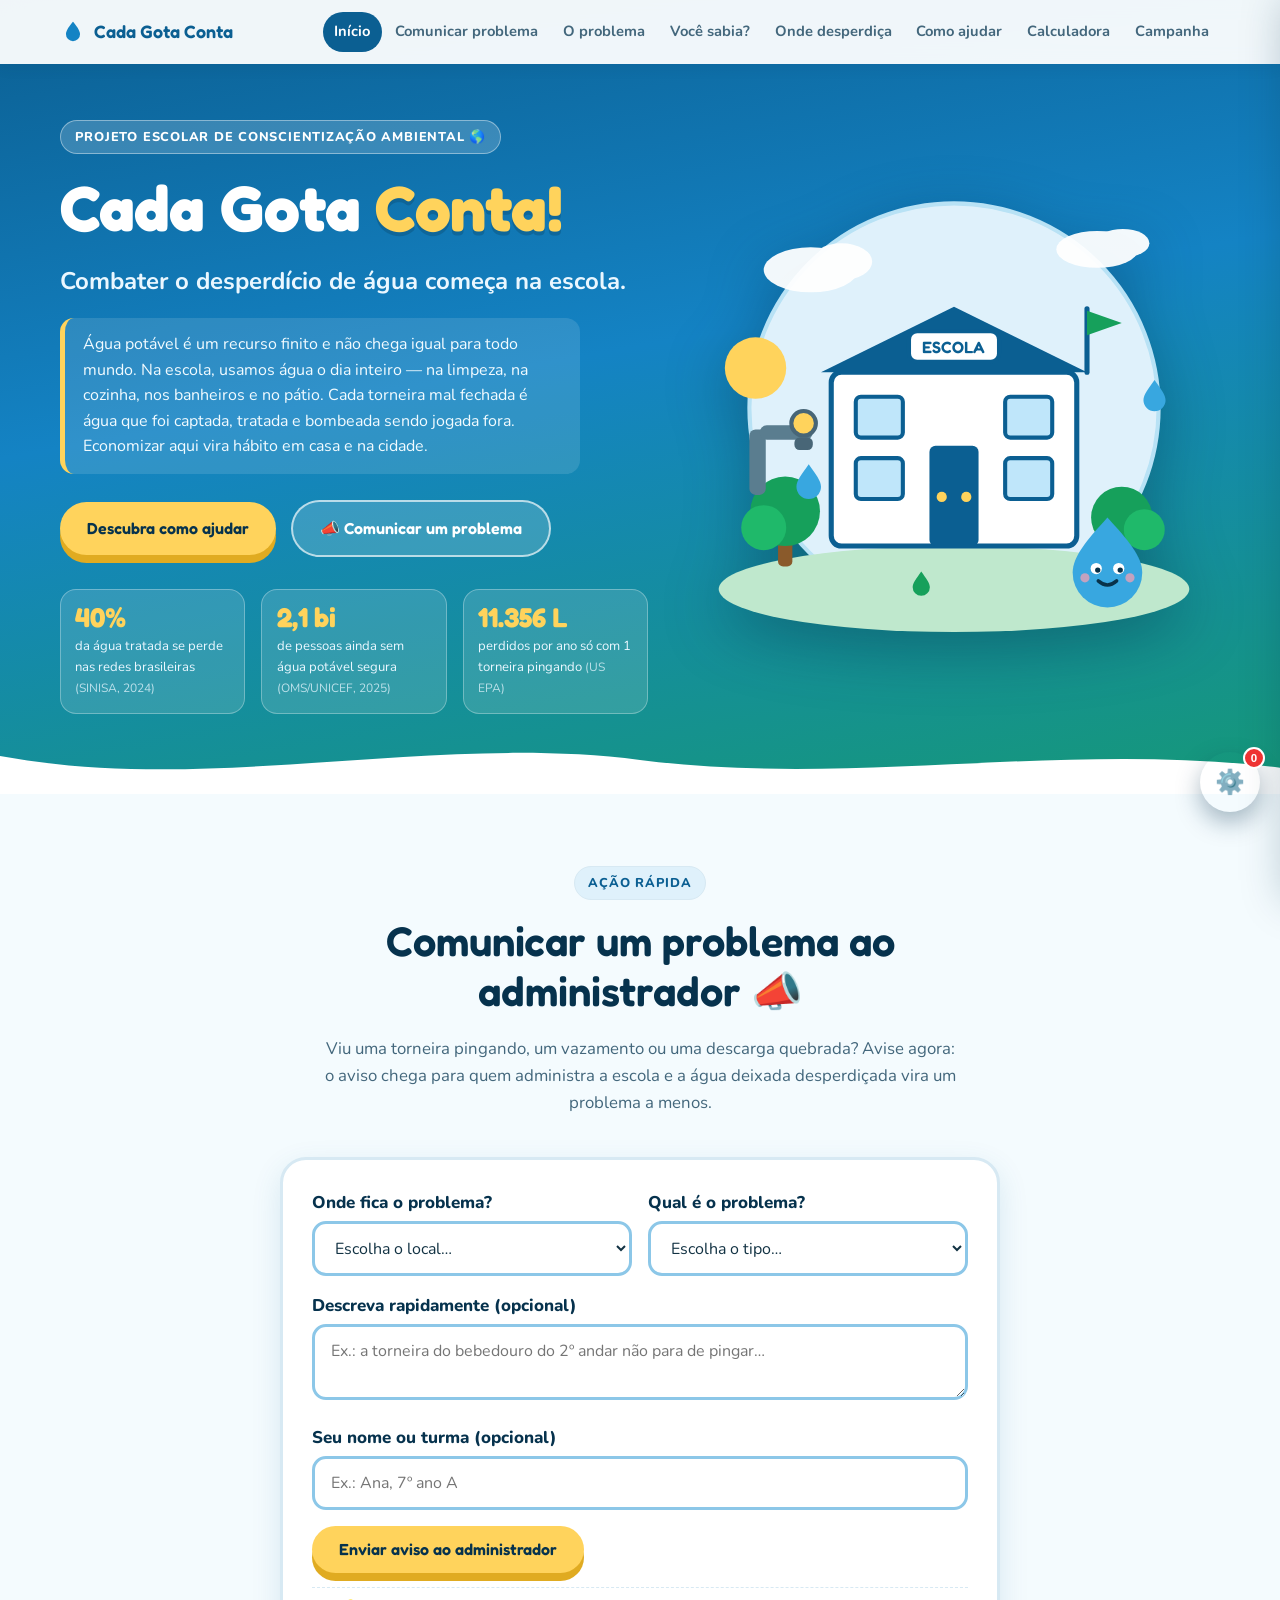
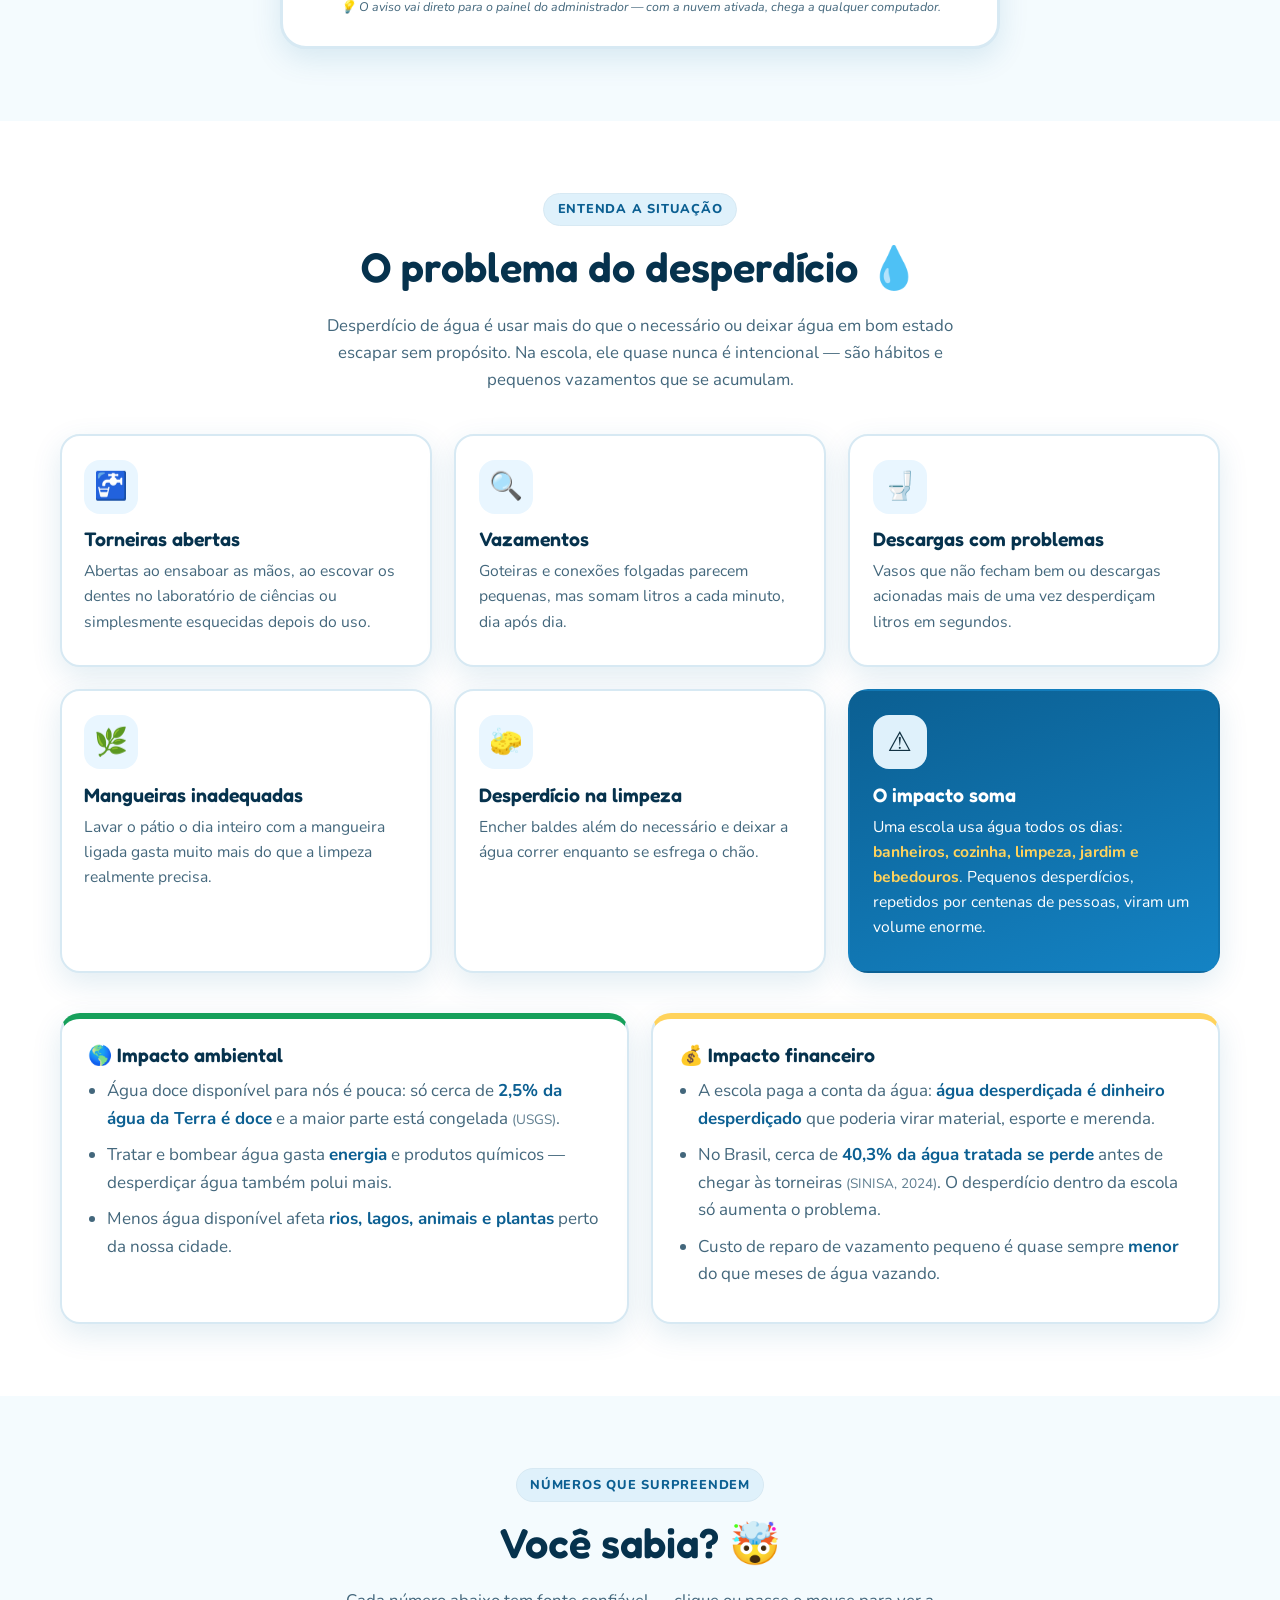
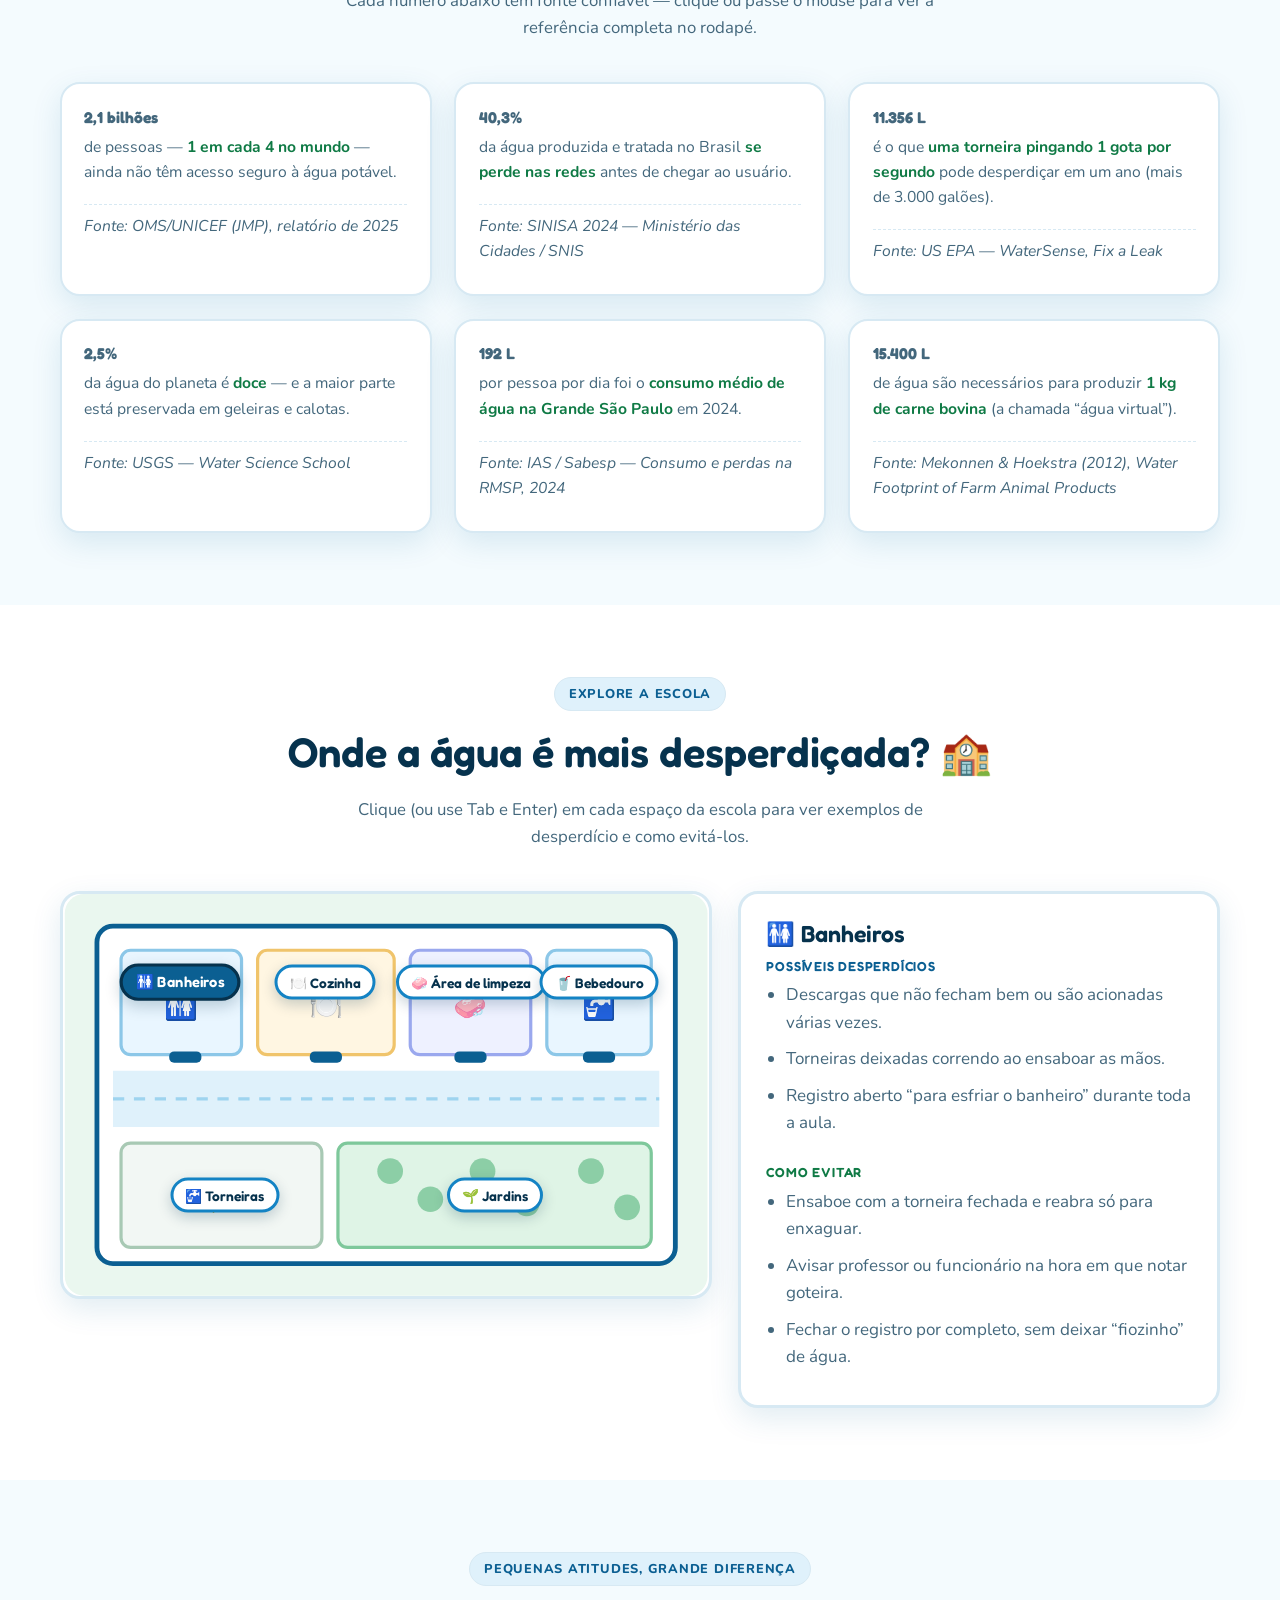
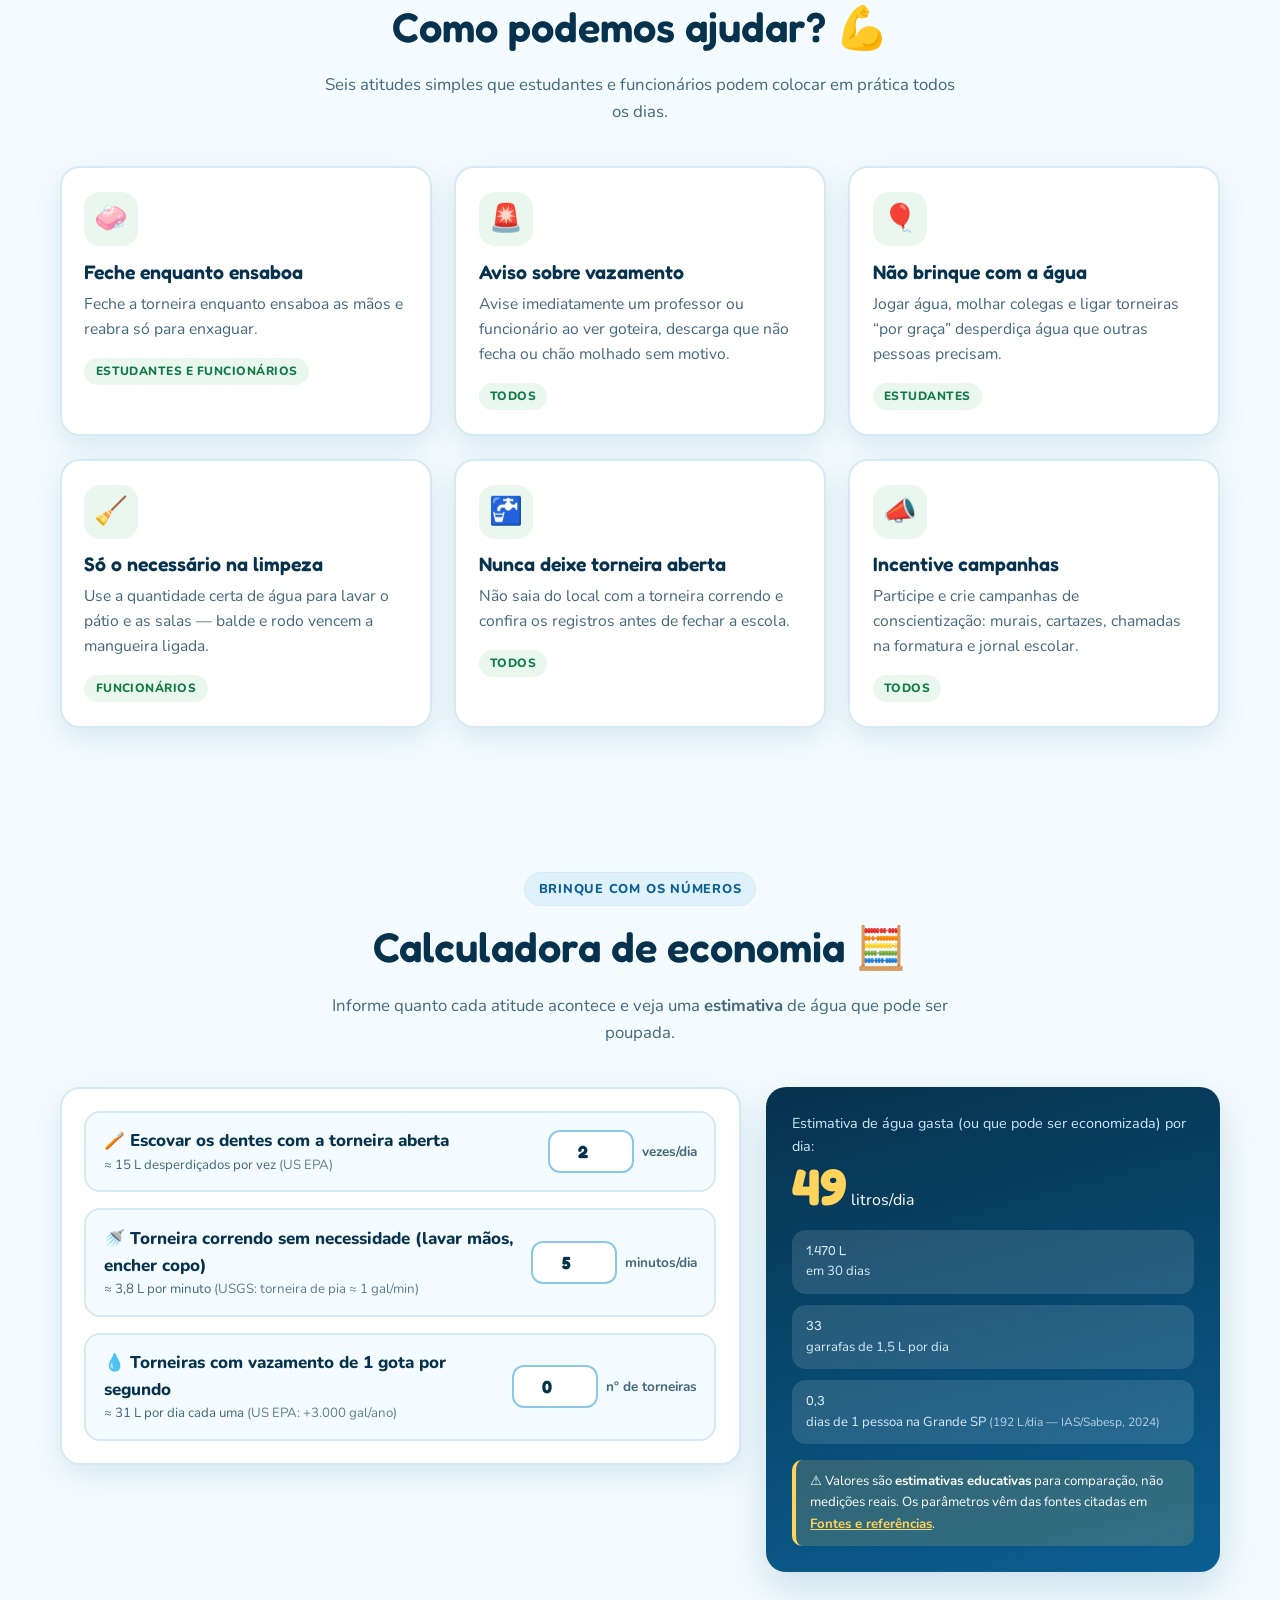
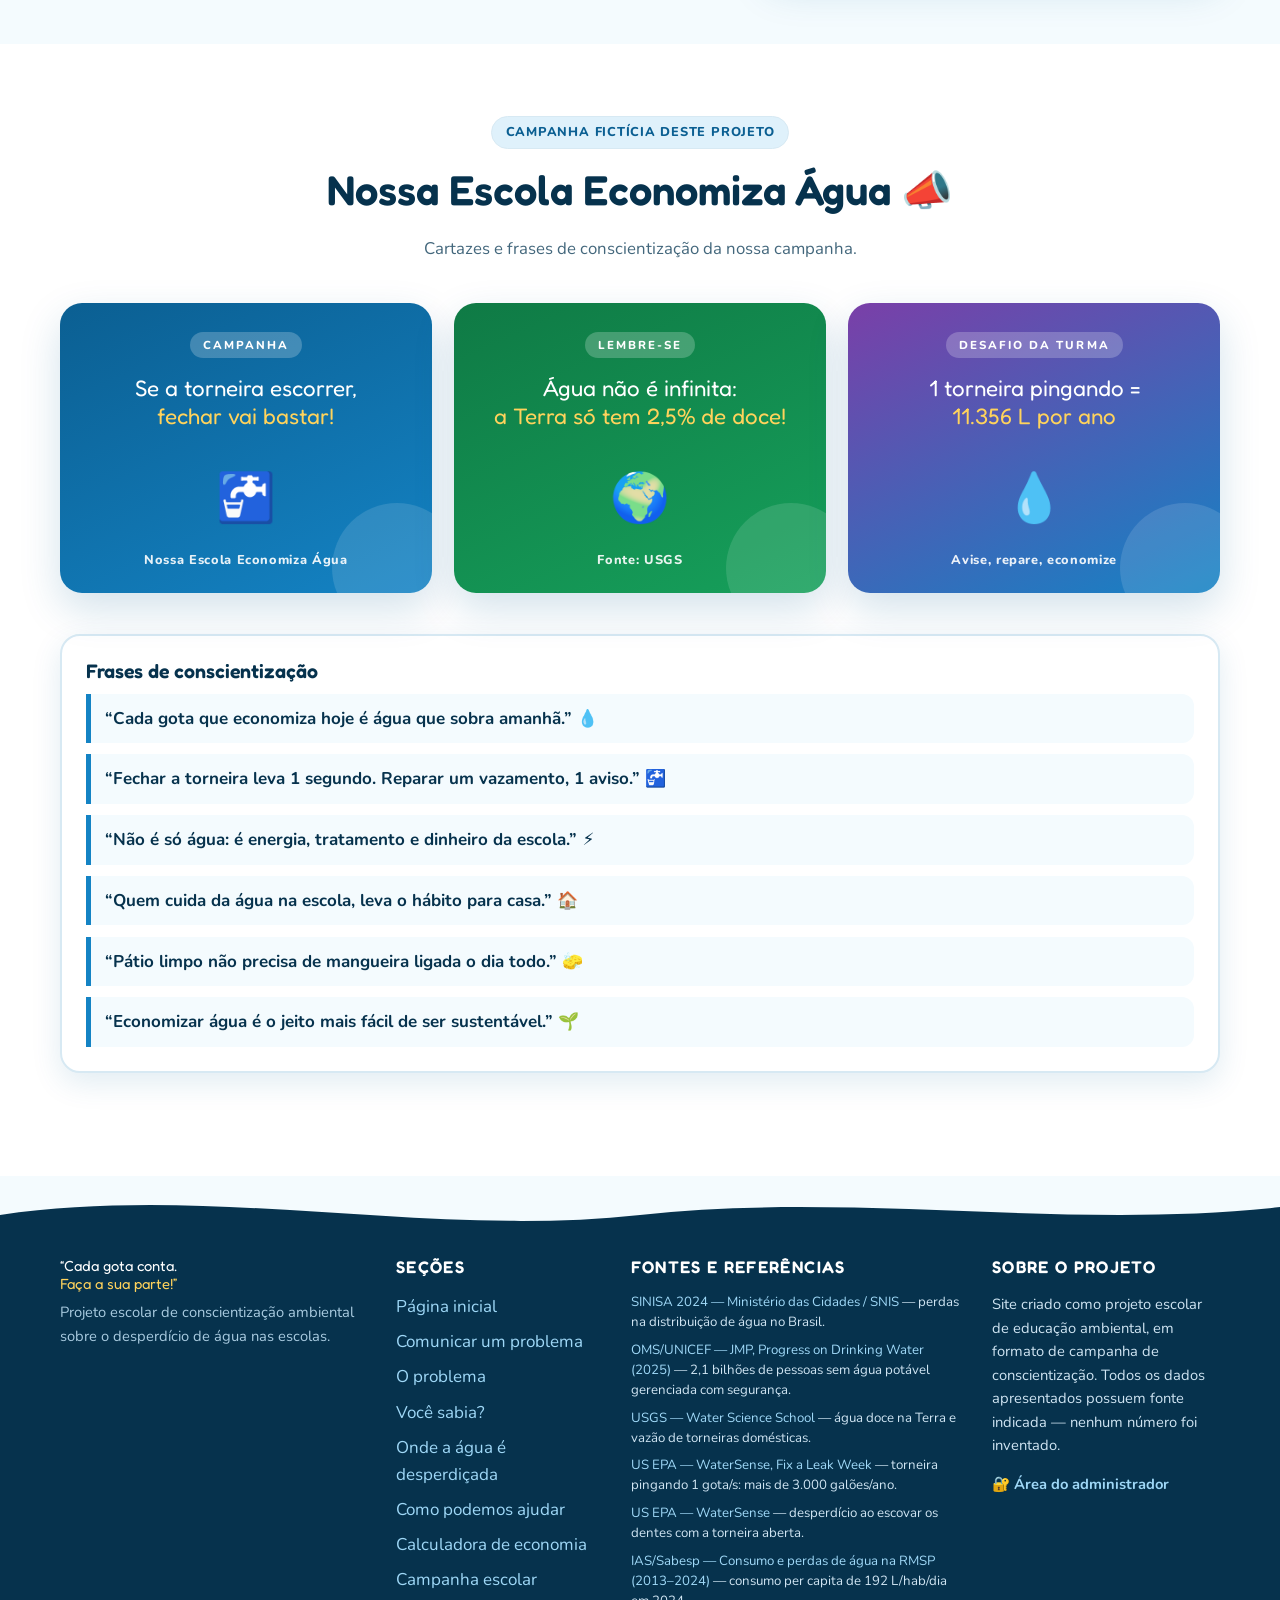
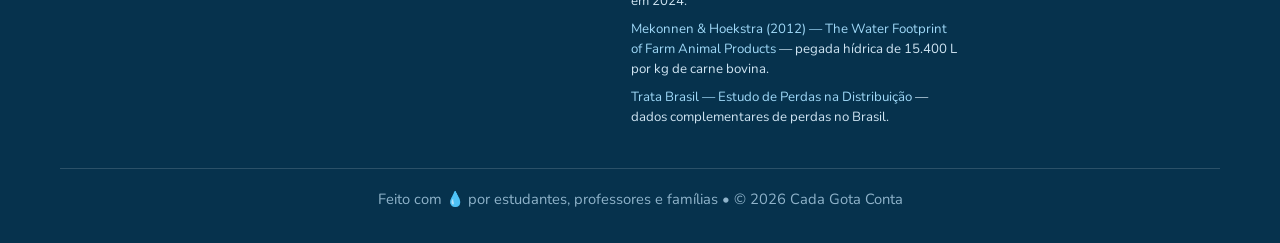
<file: index.html>
<!DOCTYPE html>
<html lang="pt-BR">
<head>
<meta charset="UTF-8">
<meta name="viewport" content="width=device-width, initial-scale=1.0">
<title>Cada Gota Conta! — Desperdício de água nas escolas</title>
<meta name="description" content="Site educativo sobre desperdício de água nas escolas: dados com fontes, como ajudar, comunicar problemas ao administrador e calculadora de economia.">
<link rel="preconnect" href="https://fonts.googleapis.com">
<link rel="preconnect" href="https://fonts.gstatic.com" crossorigin>
<link href="https://fonts.googleapis.com/css2?family=Fredoka:wght@400;500;600;700&family=Nunito:wght@400;600;700;800&display=swap" rel="stylesheet">
<link rel="stylesheet" href="styles.css">
<noscript><style>.reveal{opacity:1 !important;transform:none !important;}</style></noscript>
<link rel="icon" href="data:image/svg+xml,<svg xmlns='http://www.w3.org/2000/svg' viewBox='0 0 100 100'><text y='0.9em' font-size='90'>💧</text></svg>">
</head>
<body>

<a class="skip-link" href="#conteudo">Pular para o conteúdo principal</a>

<!-- ===================== MENU FIXO ===================== -->
<header class="menu-fixo">
  <nav class="nav container" aria-label="Navegação principal">
    <a class="marca" href="#inicio">
      <svg class="marca-icone" viewBox="0 0 24 24" aria-hidden="true" focusable="false">
        <path d="M12 2.5s6.5 7 6.5 11.4A6.5 6.5 0 0 1 12 20.5a6.5 6.5 0 0 1-6.5-6.6C5.5 9.5 12 2.5 12 2.5z" fill="currentColor"/>
      </svg>
      <span>Cada Gota Conta</span>
    </a>

    <button class="btn-menu" id="btn-menu" aria-expanded="false" aria-controls="lista-nav" aria-label="Abrir menu de navegação">
      <span class="linha-menu" aria-hidden="true"></span>
      <span class="linha-menu" aria-hidden="true"></span>
      <span class="linha-menu" aria-hidden="true"></span>
    </button>

    <ul class="lista-nav" id="lista-nav">
      <li><a href="#inicio">Início</a></li>
      <li><a href="#reportar">Comunicar problema</a></li>
      <li><a href="#problema">O problema</a></li>
      <li><a href="#sabia">Você sabia?</a></li>
      <li><a href="#mapa">Onde desperdiça</a></li>
      <li><a href="#ajudar">Como ajudar</a></li>
      <li><a href="#calculadora">Calculadora</a></li>
      <li><a href="#campanha">Campanha</a></li>
    </ul>
  </nav>
</header>

<main id="conteudo">

<!-- ===================== 1. PÁGINA INICIAL ===================== -->
<section class="hero" id="inicio">
  <div class="container hero-interno">
    <div class="hero-texto reveal">
      <p class="etiqueta">Projeto escolar de conscientização ambiental 🌎</p>
      <h1>Cada Gota <span class="destaque-agua">Conta!</span></h1>
      <p class="subtitulo">Combater o desperdício de água começa na escola.</p>
      <p class="hero-recado">
        Água potável é um recurso finito e não chega igual para todo mundo. Na escola, usamos água o dia
        inteiro — na limpeza, na cozinha, nos banheiros e no pátio. Cada torneira mal fechada é água que
        foi captada, tratada e bombeada sendo jogada fora. Economizar aqui vira hábito em casa e na cidade.
      </p>
      <div class="hero-acoes">
        <a class="botao botao-primario" href="#problema">Descubra como ajudar</a>
        <a class="botao botao-hero-claro" href="#reportar">📣 Comunicar um problema</a>
      </div>

      <ul class="hero-numeros" aria-label="Números que mostram a importância do tema">
        <li>
          <strong class="numero" data-contador="40" data-sufixo="%">40%</strong>
          <span>da água tratada se perde nas redes brasileiras <em>(SINISA, 2024)</em></span>
        </li>
        <li>
          <strong class="numero" data-contador="2.1" data-decimais="1" data-sufixo=" bi">2,1 bi</strong>
          <span>de pessoas ainda sem água potável segura <em>(OMS/UNICEF, 2025)</em></span>
        </li>
        <li>
          <strong class="numero" data-contador="11356" data-sufixo=" L">11.356 L</strong>
          <span>perdidos por ano só com 1 torneira pingando <em>(US EPA)</em></span>
        </li>
      </ul>
    </div>

    <div class="hero-arte reveal" role="img" aria-label="Ilustração de uma escola com árvores, um bebedouro e gotas d'água flutuando ao redor">
      <svg viewBox="0 0 520 440" class="svg-escola" aria-hidden="true" focusable="false">
        <!-- céu / fundo -->
        <circle cx="260" cy="215" r="200" fill="#dff1fb"/>
        <circle cx="260" cy="215" r="200" fill="none" stroke="#b8e2f5" stroke-width="4"/>
        <!-- nuvens -->
        <g fill="#ffffff" opacity=".95">
          <ellipse cx="120" cy="80" rx="46" ry="22"/>
          <ellipse cx="150" cy="72" rx="30" ry="18"/>
          <ellipse cx="400" cy="60" rx="40" ry="18"/>
          <ellipse cx="425" cy="54" rx="26" ry="14"/>
        </g>
        <!-- sol -->
        <circle cx="66" cy="176" r="30" fill="#ffd35c"/>
        <!-- gramado -->
        <ellipse cx="260" cy="392" rx="230" ry="42" fill="#bfe8cd"/>
        <!-- prédio da escola -->
        <g>
          <rect x="140" y="180" width="240" height="170" rx="10" fill="#ffffff" stroke="#0b5f92" stroke-width="5"/>
          <polygon points="130,180 260,116 390,180" fill="#0b5f92"/>
          <rect x="236" y="252" width="48" height="98" rx="6" fill="#0b5f92"/>
          <circle cx="248" cy="302" r="5" fill="#ffd35c"/>
          <circle cx="272" cy="302" r="5" fill="#ffd35c"/>
          <!-- janelas -->
          <g fill="#bfe6fa" stroke="#0b5f92" stroke-width="4">
            <rect x="164" y="204" width="46" height="40" rx="5"/>
            <rect x="310" y="204" width="46" height="40" rx="5"/>
            <rect x="164" y="264" width="46" height="40" rx="5"/>
            <rect x="310" y="264" width="46" height="40" rx="5"/>
          </g>
          <!-- placa da escola -->
          <rect x="216" y="140" width="88" height="30" rx="8" fill="#ffffff" stroke="#0b5f92" stroke-width="4"/>
          <text x="260" y="161" text-anchor="middle" font-family="Fredoka, sans-serif" font-size="16" font-weight="600" fill="#0b5f92">ESCOLA</text>
          <!-- mastro -->
          <line x1="390" y1="180" x2="390" y2="118" stroke="#0b5f92" stroke-width="5" stroke-linecap="round"/>
          <polygon points="390,120 424,132 390,144" fill="#16a05b"/>
        </g>
        <!-- árvores -->
        <g>
          <rect x="88" y="330" width="14" height="40" rx="5" fill="#8a5a2b"/>
          <circle cx="95" cy="316" r="34" fill="#16a05b"/>
          <circle cx="74" cy="332" r="22" fill="#1fb96a"/>
          <rect x="418" y="336" width="12" height="36" rx="5" fill="#8a5a2b"/>
          <circle cx="424" cy="322" r="30" fill="#16a05b"/>
          <circle cx="446" cy="334" r="20" fill="#1fb96a"/>
        </g>
        <!-- torneira -->
        <g transform="translate(60,236)">
          <rect x="0" y="0" width="16" height="64" rx="6" fill="#5a7d8f"/>
          <rect x="10" y="-4" width="52" height="14" rx="7" fill="#5a7d8f"/>
          <rect x="44" y="8" width="18" height="12" rx="5" fill="#486677"/>
          <circle cx="53" cy="-6" r="12" fill="#ffd35c" stroke="#486677" stroke-width="4"/>
        </g>
        <!-- gotas animadas -->
        <g class="gotas">
          <g class="gota gota-1" transform="translate(118,286)">
            <path d="M0,-16 C7,-6 12,0 12,6 A12,12 0 0 1 -12,6 C-12,0 -7,-6 0,-16 Z" fill="#38a7e0"/>
          </g>
          <g class="gota gota-2" transform="translate(150,320) scale(.7)">
            <path d="M0,-16 C7,-6 12,0 12,6 A12,12 0 0 1 -12,6 C-12,0 -7,-6 0,-16 Z" fill="#16a05b"/>
          </g>
          <g class="gota gota-3" transform="translate(430,180) scale(.9)">
            <path d="M0,-16 C7,-6 12,0 12,6 A12,12 0 0 1 -12,6 C-12,0 -7,-6 0,-16 Z" fill="#38a7e0"/>
          </g>
        </g>
        <!-- gota mascote -->
        <g transform="translate(410,368)">
          <path d="M0,-46 C20,-24 34,-8 34,8 A34,34 0 0 1 -34,8 C-34,-8 -20,-24 0,-46 Z" fill="#38a7e0"/>
          <circle cx="-11" cy="4" r="5.5" fill="#ffffff"/>
          <circle cx="11" cy="4" r="5.5" fill="#ffffff"/>
          <circle cx="-9.5" cy="5.5" r="2.6" fill="#08324a"/>
          <circle cx="12.5" cy="5.5" r="2.6" fill="#08324a"/>
          <path d="M-9,16 Q0,24 9,16" stroke="#08324a" stroke-width="3.4" fill="none" stroke-linecap="round"/>
          <circle cx="-22" cy="13" r="4.5" fill="#ff9fb0" opacity=".7"/>
          <circle cx="22" cy="13" r="4.5" fill="#ff9fb0" opacity=".7"/>
        </g>
      </svg>
    </div>
  </div>

  <div class="ondulacao" aria-hidden="true">
    <svg viewBox="0 0 1440 90" preserveAspectRatio="none"><path d="M0,40 C240,90 480,10 720,45 C960,80 1200,20 1440,55 L1440,90 L0,90 Z" fill="#ffffff"></path></svg>
  </div>
</section>

<!-- ===================== COMUNICAR UM PROBLEMA AO ADMIN ===================== -->
<section class="secao secao-fundo-suave" id="reportar">
  <div class="container container-estreito">
    <header class="cabecalho-secao reveal">
      <p class="etiqueta">Ação rápida</p>
      <h2>Comunicar um problema ao administrador 📣</h2>
      <p class="secao-lead">Viu uma torneira pingando, um vazamento ou uma descarga quebrada? Avise agora: o aviso chega para quem administra a escola e a água deixada desperdiçada vira um problema a menos.</p>
    </header>

    <div class="reportar-caixa reveal">
      <form id="reportar-form">
        <div class="reportar-grade">
          <div class="campo-form">
            <label for="reportar-local">Onde fica o problema?</label>
            <select id="reportar-local" required>
              <option value="">Escolha o local…</option>
              <option>Banheiros</option>
              <option>Bebedouro</option>
              <option>Cozinha</option>
              <option>Torneiras (pátio e corredores)</option>
              <option>Jardins</option>
              <option>Área de limpeza</option>
              <option>Outro local</option>
            </select>
          </div>
          <div class="campo-form">
            <label for="reportar-tipo">Qual é o problema?</label>
            <select id="reportar-tipo" required>
              <option value="">Escolha o tipo…</option>
              <option>Torneira pingando / com vazamento</option>
              <option>Torneira aberta ou quebrada</option>
              <option>Descarga / vaso com defeito</option>
              <option>Mangueira ou registro com vazamento</option>
              <option>Piso molhado sem motivo / água escorrendo</option>
              <option>Outro desperdício de água</option>
            </select>
          </div>
        </div>
        <div class="campo-form">
          <label for="reportar-desc">Descreva rapidamente (opcional)</label>
          <textarea id="reportar-desc" rows="2" maxlength="280" placeholder="Ex.: a torneira do bebedouro do 2º andar não para de pingar…"></textarea>
        </div>
        <div class="campo-form">
          <label for="reportar-nome">Seu nome ou turma (opcional)</label>
          <input type="text" id="reportar-nome" maxlength="60" placeholder="Ex.: Ana, 7º ano A">
        </div>
        <p class="admin-erro" id="reportar-erro" hidden>Escolha o local e o tipo do problema antes de enviar.</p>
        <button class="botao botao-primario" type="submit">Enviar aviso ao administrador</button>
      </form>
      <p class="reportar-ok" id="reportar-ok" hidden>✅ Aviso enviado! Obrigado por ajudar a economizar água. O problema já aparece no painel do administrador.</p>
      <p class="fonte-mini reportar-nota">💡 O aviso vai direto para o painel do administrador — com a nuvem ativada, chega a qualquer computador.</p>
    </div>
  </div>
</section>

<!-- ===================== 2. O PROBLEMA ===================== -->
<section class="secao" id="problema">
  <div class="container">
    <header class="cabecalho-secao reveal">
      <p class="etiqueta">Entenda a situação</p>
      <h2>O problema do desperdício 💧</h2>
      <p class="secao-lead">Desperdício de água é usar mais do que o necessário ou deixar água em bom estado escapar sem propósito. Na escola, ele quase nunca é intencional — são hábitos e pequenos vazamentos que se acumulam.</p>
    </header>

    <div class="grade grade-3 reveal">
      <article class="card card-exemplo">
        <span class="card-icone" aria-hidden="true">🚰</span>
        <h3>Torneiras abertas</h3>
        <p>Abertas ao ensaboar as mãos, ao escovar os dentes no laboratório de ciências ou simplesmente esquecidas depois do uso.</p>
      </article>
      <article class="card card-exemplo">
        <span class="card-icone" aria-hidden="true">🔍</span>
        <h3>Vazamentos</h3>
        <p>Goteiras e conexões folgadas parecem pequenas, mas somam litros a cada minuto, dia após dia.</p>
      </article>
      <article class="card card-exemplo">
        <span class="card-icone" aria-hidden="true">🚽</span>
        <h3>Descargas com problemas</h3>
        <p>Vasos que não fecham bem ou descargas acionadas mais de uma vez desperdiçam litros em segundos.</p>
      </article>
      <article class="card card-exemplo">
        <span class="card-icone" aria-hidden="true">🌿</span>
        <h3>Mangueiras inadequadas</h3>
        <p>Lavar o pátio o dia inteiro com a mangueira ligada gasta muito mais do que a limpeza realmente precisa.</p>
      </article>
      <article class="card card-exemplo">
        <span class="card-icone" aria-hidden="true">🧽</span>
        <h3>Desperdício na limpeza</h3>
        <p>Encher baldes além do necessário e deixar a água correr enquanto se esfrega o chão.</p>
      </article>
      <article class="card card-destaque">
        <span class="card-icone" aria-hidden="true">⚠️</span>
        <h3>O impacto soma</h3>
        <p>Uma escola usa água todos os dias: <strong>banheiros, cozinha, limpeza, jardim e bebedouros</strong>. Pequenos desperdícios, repetidos por centenas de pessoas, viram um volume enorme.</p>
      </article>
    </div>

    <div class="impactos reveal">
      <article class="impacto impacto-ambiental">
        <h3><span aria-hidden="true">🌎</span> Impacto ambiental</h3>
        <ul class="lista-marcada">
          <li>Água doce disponível para nós é pouca: só cerca de <strong>2,5% da água da Terra é doce</strong> e a maior parte está congelada <em>(USGS)</em>.</li>
          <li>Tratar e bombear água gasta <strong>energia</strong> e produtos químicos — desperdiçar água também polui mais.</li>
          <li>Menos água disponível afeta <strong>rios, lagos, animais e plantas</strong> perto da nossa cidade.</li>
        </ul>
      </article>
      <article class="impacto impacto-financeiro">
        <h3><span aria-hidden="true">💰</span> Impacto financeiro</h3>
        <ul class="lista-marcada">
          <li>A escola paga a conta da água: <strong>água desperdiçada é dinheiro desperdiçado</strong> que poderia virar material, esporte e merenda.</li>
          <li>No Brasil, cerca de <strong>40,3% da água tratada se perde</strong> antes de chegar às torneiras <em>(SINISA, 2024)</em>. O desperdício dentro da escola só aumenta o problema.</li>
          <li>Custo de reparo de vazamento pequeno é quase sempre <strong>menor</strong> do que meses de água vazando.</li>
        </ul>
      </article>
    </div>
  </div>
</section>

<!-- ===================== 3. VOCÊ SABIA? ===================== -->
<section class="secao secao-fundo-suave" id="sabia">
  <div class="container">
    <header class="cabecalho-secao reveal">
      <p class="etiqueta">Números que surpreendem</p>
      <h2>Você sabia? 🤯</h2>
      <p class="secao-lead">Cada número abaixo tem fonte confiável — clique ou passe o mouse para ver a referência completa no rodapé.</p>
    </header>

    <div class="grade grade-3 reveal">
      <article class="card card-dado">
        <p class="dado-grande">2,1 bilhões</p>
        <p class="dado-texto">de pessoas — <strong>1 em cada 4 no mundo</strong> — ainda não têm acesso seguro à água potável.</p>
        <p class="fonte-mini">Fonte: OMS/UNICEF (JMP), relatório de 2025</p>
      </article>
      <article class="card card-dado">
        <p class="dado-grande">40,3%</p>
        <p class="dado-texto">da água produzida e tratada no Brasil <strong>se perde nas redes</strong> antes de chegar ao usuário.</p>
        <p class="fonte-mini">Fonte: SINISA 2024 — Ministério das Cidades / SNIS</p>
      </article>
      <article class="card card-dado">
        <p class="dado-grande">11.356 L</p>
        <p class="dado-texto">é o que <strong>uma torneira pingando 1 gota por segundo</strong> pode desperdiçar em um ano (mais de 3.000 galões).</p>
        <p class="fonte-mini">Fonte: US EPA — WaterSense, Fix a Leak</p>
      </article>
      <article class="card card-dado">
        <p class="dado-grande">2,5%</p>
        <p class="dado-texto">da água do planeta é <strong>doce</strong> — e a maior parte está preservada em geleiras e calotas.</p>
        <p class="fonte-mini">Fonte: USGS — Water Science School</p>
      </article>
      <article class="card card-dado">
        <p class="dado-grande">192 L</p>
        <p class="dado-texto">por pessoa por dia foi o <strong>consumo médio de água na Grande São Paulo</strong> em 2024.</p>
        <p class="fonte-mini">Fonte: IAS / Sabesp — Consumo e perdas na RMSP, 2024</p>
      </article>
      <article class="card card-dado">
        <p class="dado-grande">15.400 L</p>
        <p class="dado-texto">de água são necessários para produzir <strong>1 kg de carne bovina</strong> (a chamada “água virtual”).</p>
        <p class="fonte-mini">Fonte: Mekonnen &amp; Hoekstra (2012), Water Footprint of Farm Animal Products</p>
      </article>
    </div>
  </div>
</section>

<!-- ===================== 4. ONDE A ÁGUA É MAIS DESPERDIÇADA ===================== -->
<section class="secao" id="mapa">
  <div class="container">
    <header class="cabecalho-secao reveal">
      <p class="etiqueta">Explore a escola</p>
      <h2>Onde a água é mais desperdiçada? 🏫</h2>
      <p class="secao-lead">Clique (ou use Tab e Enter) em cada espaço da escola para ver exemplos de desperdício e como evitá-los.</p>
    </header>

    <div class="mapa-caixa reveal">
      <div class="planta" id="planta">
        <svg viewBox="0 0 800 500" class="svg-planta" aria-hidden="true" focusable="false">
          <!-- terreno -->
          <rect x="0" y="0" width="800" height="500" rx="24" fill="#eaf7ef"/>
          <!-- prédio -->
          <rect x="40" y="40" width="720" height="420" rx="20" fill="#ffffff" stroke="#0b5f92" stroke-width="6"/>
          <!-- corredor -->
          <rect x="60" y="220" width="680" height="70" fill="#dff1fb"/>
          <line x1="60" y1="255" x2="740" y2="255" stroke="#9ed4ef" stroke-width="4" stroke-dasharray="14 12"/>
          <!-- salas de cima -->
          <g>
            <rect x="70" y="70" width="150" height="130" rx="12" fill="#e9f6ff" stroke="#8cc7e8" stroke-width="4"/>
            <rect x="240" y="70" width="170" height="130" rx="12" fill="#fff6e2" stroke="#f0c46b" stroke-width="4"/>
            <rect x="430" y="70" width="150" height="130" rx="12" fill="#eef1ff" stroke="#9aa8ee" stroke-width="4"/>
            <rect x="600" y="70" width="130" height="130" rx="12" fill="#e9f6ff" stroke="#8cc7e8" stroke-width="4"/>
          </g>
          <!-- área inferior -->
          <rect x="70" y="310" width="250" height="130" rx="12" fill="#f2f7f4" stroke="#a8c9b4" stroke-width="4"/>
          <rect x="340" y="310" width="390" height="130" rx="12" fill="#dff4e6" stroke="#7ec89b" stroke-width="4"/>
          <!-- jardim: canteiros -->
          <g fill="#7ec89b" opacity=".85">
            <circle cx="405" cy="345" r="16"/><circle cx="455" cy="380" r="16"/>
            <circle cx="520" cy="345" r="16"/><circle cx="575" cy="385" r="16"/>
            <circle cx="655" cy="345" r="16"/><circle cx="700" cy="390" r="16"/>
          </g>
          <!-- portas -->
          <g fill="#0b5f92">
            <rect x="130" y="196" width="40" height="14" rx="6"/>
            <rect x="305" y="196" width="40" height="14" rx="6"/>
            <rect x="485" y="196" width="40" height="14" rx="6"/>
            <rect x="645" y="196" width="40" height="14" rx="6"/>
          </g>
          <!-- símbolos -->
          <g font-size="34" text-anchor="middle">
            <text x="145" y="150">🚻</text>
            <text x="325" y="150">🍽️</text>
            <text x="505" y="150">🧼</text>
            <text x="665" y="150">🚰</text>
            <text x="195" y="390">🧹</text>
          </g>
        </svg>

        <button class="hotspot ativo" data-lugar="banheiros" style="left:18.1%; top:22%" aria-pressed="true">🚻 Banheiros</button>
        <button class="hotspot" data-lugar="cozinha" style="left:40.6%; top:22%" aria-pressed="false">🍽️ Cozinha</button>
        <button class="hotspot" data-lugar="limpeza" style="left:63.1%; top:22%" aria-pressed="false">🧼 Área de limpeza</button>
        <button class="hotspot" data-lugar="bebedouro" style="left:83%; top:22%" aria-pressed="false">🥤 Bebedouro</button>
        <button class="hotspot" data-lugar="torneiras" style="left:25%; top:75%" aria-pressed="false">🚰 Torneiras</button>
        <button class="hotspot" data-lugar="jardim" style="left:66.8%; top:75%" aria-pressed="false">🌱 Jardins</button>
      </div>

      <article class="detalhe-lugar" id="detalhe-lugar" tabindex="0" aria-live="polite">
        <h3 id="detalhe-titulo">🚻 Banheiros</h3>
        <div class="detalhe-colunas">
          <div>
            <h4>Possíveis desperdícios</h4>
            <ul class="lista-marcada" id="detalhe-perdas"></ul>
          </div>
          <div>
            <h4 class="titulo-verde">Como evitar</h4>
            <ul class="lista-marcada lista-verde" id="detalhe-dicas"></ul>
          </div>
        </div>
      </article>
    </div>
  </div>
</section>

<!-- ===================== 5. COMO PODEMOS AJUDAR ===================== -->
<section class="secao secao-fundo-suave" id="ajudar">
  <div class="container">
    <header class="cabecalho-secao reveal">
      <p class="etiqueta">Pequenas atitudes, grande diferença</p>
      <h2>Como podemos ajudar? 💪</h2>
      <p class="secao-lead">Seis atitudes simples que estudantes e funcionários podem colocar em prática todos os dias.</p>
    </header>

    <div class="grade grade-3 reveal">
      <article class="card card-dica">
        <span class="card-icone" aria-hidden="true">🧼</span>
        <h3>Feche enquanto ensaboa</h3>
        <p>Feche a torneira enquanto ensaboa as mãos e reabra só para enxaguar.</p>
        <span class="selo">Estudantes e funcionários</span>
      </article>
      <article class="card card-dica">
        <span class="card-icone" aria-hidden="true">🚨</span>
        <h3>Aviso sobre vazamento</h3>
        <p>Avise imediatamente um professor ou funcionário ao ver goteira, descarga que não fecha ou chão molhado sem motivo.</p>
        <span class="selo">Todos</span>
      </article>
      <article class="card card-dica">
        <span class="card-icone" aria-hidden="true">🎈</span>
        <h3>Não brinque com a água</h3>
        <p>Jogar água, molhar colegas e ligar torneiras “por graça” desperdiça água que outras pessoas precisam.</p>
        <span class="selo">Estudantes</span>
      </article>
      <article class="card card-dica">
        <span class="card-icone" aria-hidden="true">🧹</span>
        <h3>Só o necessário na limpeza</h3>
        <p>Use a quantidade certa de água para lavar o pátio e as salas — balde e rodo vencem a mangueira ligada.</p>
        <span class="selo">Funcionários</span>
      </article>
      <article class="card card-dica">
        <span class="card-icone" aria-hidden="true">🚰</span>
        <h3>Nunca deixe torneira aberta</h3>
        <p>Não saia do local com a torneira correndo e confira os registros antes de fechar a escola.</p>
        <span class="selo">Todos</span>
      </article>
      <article class="card card-dica">
        <span class="card-icone" aria-hidden="true">📣</span>
        <h3>Incentive campanhas</h3>
        <p>Participe e crie campanhas de conscientização: murais, cartazes, chamadas na formatura e jornal escolar.</p>
        <span class="selo">Todos</span>
      </article>
    </div>
  </div>
</section>

<section class="secao secao-fundo-suave" id="calculadora">
  <div class="container">
    <header class="cabecalho-secao reveal">
      <p class="etiqueta">Brinque com os números</p>
      <h2>Calculadora de economia 🧮</h2>
      <p class="secao-lead">Informe quanto cada atitude acontece e veja uma <strong>estimativa</strong> de água que pode ser poupada.</p>
    </header>

    <div class="calculadora reveal">
      <form class="calc-form" id="calc-form" novalidate>
        <div class="calc-linha">
          <label for="calc-dentes">
            <span class="calc-nome">🪥 Escovar os dentes com a torneira aberta</span>
            <span class="calc-param">≈ 15 L desperdiçados por vez <em>(US EPA)</em></span>
          </label>
          <div class="calc-input">
            <input type="number" id="calc-dentes" min="0" max="50" step="1" value="2" inputmode="numeric">
            <span>vezes/dia</span>
          </div>
        </div>

        <div class="calc-linha">
          <label for="calc-minutos">
            <span class="calc-nome">🚿 Torneira correndo sem necessidade (lavar mãos, encher copo)</span>
            <span class="calc-param">≈ 3,8 L por minuto <em>(USGS: torneira de pia ≈ 1 gal/min)</em></span>
          </label>
          <div class="calc-input">
            <input type="number" id="calc-minutos" min="0" max="600" step="1" value="5" inputmode="numeric">
            <span>minutos/dia</span>
          </div>
        </div>

        <div class="calc-linha">
          <label for="calc-vazamento">
            <span class="calc-nome">💧 Torneiras com vazamento de 1 gota por segundo</span>
            <span class="calc-param">≈ 31 L por dia cada uma <em>(US EPA: +3.000 gal/ano)</em></span>
          </label>
          <div class="calc-input">
            <input type="number" id="calc-vazamento" min="0" max="50" step="1" value="0" inputmode="numeric">
            <span>nº de torneiras</span>
          </div>
        </div>
      </form>

      <div class="calc-resultado" aria-live="polite">
        <p class="calc-rotulo">Estimativa de água gasta (ou que pode ser economizada) por dia:</p>
        <p class="calc-total"><strong id="calc-total-dia">0</strong> litros/dia</p>
        <div class="calc-grades">
          <div class="calc-mini">
            <p class="calc-mini-num" id="calc-total-mes">0 L</p>
            <p>em 30 dias</p>
          </div>
          <div class="calc-mini">
            <p class="calc-mini-num" id="calc-garrafas">0</p>
            <p>garrafas de 1,5 L por dia</p>
          </div>
          <div class="calc-mini">
            <p class="calc-mini-num" id="calc-pessoas">0</p>
            <p>dias de 1 pessoa na Grande SP <em>(192 L/dia — IAS/Sabesp, 2024)</em></p>
          </div>
        </div>
        <p class="aviso">⚠️ Valores são <strong>estimativas educativas</strong> para comparação, não medições reais. Os parâmetros vêm das fontes citadas em <a href="#fontes">Fontes e referências</a>.</p>
      </div>
    </div>
  </div>
</section>

<!-- ===================== 8. CAMPANHA ESCOLAR ===================== -->
<section class="secao" id="campanha">
  <div class="container">
    <header class="cabecalho-secao reveal">
      <p class="etiqueta">Campanha fictícia deste projeto</p>
      <h2>Nossa Escola Economiza Água 📣</h2>
      <p class="secao-lead">Cartazes e frases de conscientização da nossa campanha.</p>
    </header>

    <div class="grade grade-3 reveal">
      <article class="cartaz cartaz-1">
        <p class="cartaz-topo">CAMPANHA</p>
        <p class="cartaz-frase">Se a torneira escorrer,<br><span>fechar vai bastar!</span></p>
        <span class="cartaz-emoji" aria-hidden="true">🚰</span>
        <p class="cartaz-rodape">Nossa Escola Economiza Água</p>
      </article>
      <article class="cartaz cartaz-2">
        <p class="cartaz-topo">LEMBRE-SE</p>
        <p class="cartaz-frase">Água não é infinita:<br><span>a Terra só tem 2,5% de doce!</span></p>
        <span class="cartaz-emoji" aria-hidden="true">🌍</span>
        <p class="cartaz-rodape">Fonte: USGS</p>
      </article>
      <article class="cartaz cartaz-3">
        <p class="cartaz-topo">DESAFIO DA TURMA</p>
        <p class="cartaz-frase">1 torneira pingando =<br><span>11.356 L por ano</span></p>
        <span class="cartaz-emoji" aria-hidden="true">💧</span>
        <p class="cartaz-rodape">Avise, repare, economize</p>
      </article>
    </div>

    <div class="frases-caixa reveal">
      <h3>Frases de conscientização</h3>
      <ul class="frases-lista" id="frases-lista"></ul>
    </div>
  </div>
</section>

</main>

<footer class="rodape" id="rodape">
  <div class="ondulacao ondulacao-rodape" aria-hidden="true">
    <svg viewBox="0 0 1440 90" preserveAspectRatio="none"><path d="M0,50 C240,10 480,80 720,50 C960,20 1200,70 1440,40 L1440,0 L0,0 Z" fill="#f4fbfe"></path></svg>
  </div>

  <div class="container rodape-grade">
    <div class="rodape-bloco rodape-destaque">
      <p class="rodape-frase">“Cada gota conta.<br><span>Faça a sua parte!”</span></p>
      <p class="rodape-sub">Projeto escolar de conscientização ambiental sobre o desperdício de água nas escolas.</p>
    </div>

    <nav class="rodape-bloco" aria-label="Links das seções">
      <h2>Seções</h2>
      <ul>
        <li><a href="#inicio">Página inicial</a></li>
        <li><a href="#reportar">Comunicar um problema</a></li>
        <li><a href="#problema">O problema</a></li>
        <li><a href="#sabia">Você sabia?</a></li>
        <li><a href="#mapa">Onde a água é desperdiçada</a></li>
        <li><a href="#ajudar">Como podemos ajudar</a></li>
        <li><a href="#calculadora">Calculadora de economia</a></li>
        <li><a href="#campanha">Campanha escolar</a></li>
      </ul>
    </nav>

    <div class="rodape-bloco" id="fontes">
      <h2>Fontes e referências</h2>
      <ul class="lista-fontes">
        <li><a href="https://www.gov.br/cidades/pt-br/acesso-a-informacao/acoes-e-programas/saneamento/sinisa/resultados-sinisa" target="_blank" rel="noopener">SINISA 2024 — Ministério das Cidades / SNIS</a> — perdas na distribuição de água no Brasil.</li>
        <li><a href="https://www.unicef.org/brazil/comunicados-de-imprensa/1-em-cada-4-pessoas-em-todo-o-mundo-ainda-nao-tem-acesso-agua-potavel" target="_blank" rel="noopener">OMS/UNICEF — JMP, Progress on Drinking Water (2025)</a> — 2,1 bilhões de pessoas sem água potável gerenciada com segurança.</li>
        <li><a href="https://www.usgs.gov/special-topics/water-science-school" target="_blank" rel="noopener">USGS — Water Science School</a> — água doce na Terra e vazão de torneiras domésticas.</li>
        <li><a href="https://www.epa.gov/watersense/fix-leak-week" target="_blank" rel="noopener">US EPA — WaterSense, Fix a Leak Week</a> — torneira pingando 1 gota/s: mais de 3.000 galões/ano.</li>
        <li><a href="https://www.epa.gov/watersense" target="_blank" rel="noopener">US EPA — WaterSense</a> — desperdício ao escovar os dentes com a torneira aberta.</li>
        <li><a href="https://www.aguaesaneamento.org.br/publicacao/consumo-e-perdas-de-agua-na-regiao-metropolitana-de-sao-paulo-2013-2024/" target="_blank" rel="noopener">IAS/Sabesp — Consumo e perdas de água na RMSP (2013–2024)</a> — consumo per capita de 192 L/hab/dia em 2024.</li>
        <li><a href="https://www.waterfootprint.org/resources/Mekonnen-Hoekstra-2012-WaterFootprintFarmAnimalProducts_1.pdf" target="_blank" rel="noopener">Mekonnen &amp; Hoekstra (2012) — The Water Footprint of Farm Animal Products</a> — pegada hídrica de 15.400 L por kg de carne bovina.</li>
        <li><a href="https://tratabrasil.org.br" target="_blank" rel="noopener">Trata Brasil — Estudo de Perdas na Distribuição</a> — dados complementares de perdas no Brasil.</li>
      </ul>
    </div>

    <div class="rodape-bloco">
      <h2>Sobre o projeto</h2>
      <p>Site criado como projeto escolar de educação ambiental, em formato de campanha de conscientização. Todos os dados apresentados possuem fonte indicada — nenhum número foi inventado.</p>
      <p><a class="link-admin" href="admin.html">🔐 Área do administrador</a></p>
    </div>
  </div>

  <p class="rodape-copy">Feito com 💧 por estudantes, professores e famílias • © <span id="ano"></span> Cada Gota Conta</p>
</footer>

<div class="admin-drawer-fundo" id="admin-drawer-fundo"></div>

<aside class="admin-drawer" id="admin-drawer" aria-label="Painel do administrador">
  <button class="admin-drawer-fechar" id="admin-fechar" type="button" aria-label="Fechar painel do administrador">✕</button>

  <div class="admin-drawer-topo">
    <h1>⚙️ Painel do administrador</h1>
    <button class="botao botao-secundario botao-pequeno" id="admin-sair" type="button">Sair</button>
  </div>

  <button class="botao botao-secundario botao-pequeno" id="admin-notificar" type="button">🔔 Ativar notificações do computador</button>

  <div class="admin-login-caixa" id="admin-login">
    <h2>🔐 Área do administrador</h2>
    <p class="secao-lead">Entre para ver os avisos dos alunos e gerenciar o conteúdo.</p>
    <form id="admin-login-form">
      <div class="campo-form">
        <label for="admin-usuario">Usuário</label>
        <input type="text" id="admin-usuario" autocomplete="username" required>
      </div>
      <div class="campo-form">
        <label for="admin-senha">Senha</label>
        <input type="password" id="admin-senha" autocomplete="current-password" required>
      </div>
      <p class="admin-erro" id="admin-erro" hidden>Usuário ou senha incorretos. Tente novamente.</p>
      <button class="botao botao-primario" type="submit">Entrar</button>
    </form>
    <p class="fonte-mini">Projeto escolar: usuário <strong>admin</strong> · senha <strong>cada-gota-2026</strong>. A verificação acontece no navegador — apenas demonstração.</p>
  </div>

  <div id="admin-painel" hidden>
    <div class="admin-grupo">
      <h2>Frases de conscientização</h2>
      <form class="mural-form" id="admin-frase-form">
        <label class="oculto" for="admin-frase-input">Nova frase de conscientização</label>
        <input type="text" id="admin-frase-input" placeholder="Digite uma nova frase…" maxlength="120" required>
        <button class="botao botao-secundario botao-pequeno" type="submit">Adicionar</button>
      </form>
      <ul class="admin-lista-frases" id="admin-frases"></ul>
    </div>

    <div class="admin-grupo">
      <h2>Problemas comunicados (<span id="admin-problemas-count">0</span>) <span class="selo selo-ficticio">em tempo real</span></h2>
      <p class="fonte-mini">Avisos enviados pelos alunos nesta página. Novos avisos aparecem aqui e notificam na tela e no computador.</p>
      <p class="fonte-mini" id="admin-sync-status">Carregando sincronização…</p>
      <ul class="admin-lista-frases" id="admin-problemas-lista"></ul>
      <p class="fonte-mini" id="admin-problemas-vazio">Nenhum problema comunicado ainda.</p>
      <button class="botao botao-secundario botao-pequeno" id="admin-limpar-problemas" type="button">Limpar avisos</button>
    </div>

    <div class="admin-acoes">
      <button class="botao botao-secundario botao-pequeno" id="admin-restaurar" type="button">Restaurar frases padrão</button>
    </div>
  </div>
</aside>

<button class="admin-botao-flutuante" id="admin-botao-flutuante" type="button" aria-label="Abrir painel do administrador" title="Painel do administrador">
  ⚙️
  <span class="admin-badge" id="admin-badge" hidden>0</span>
</button>

<button class="voltar-topo" id="voltar-topo" type="button" aria-label="Voltar ao topo da página" hidden>↑</button>

<script src="config.js"></script>
<script src="script.js"></script>
<script src="admin-core.js"></script>
</body>
</html>
</file>
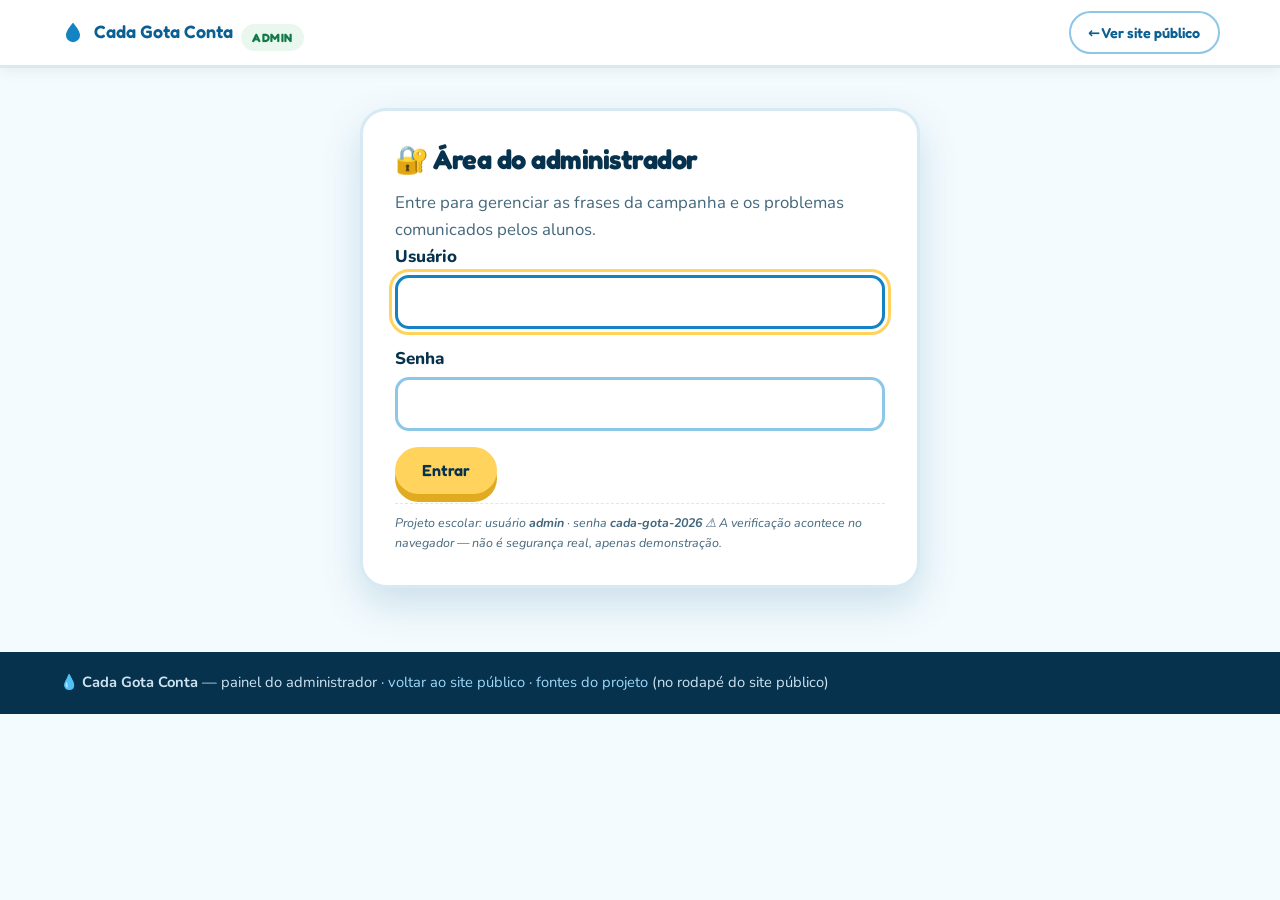
<file: admin.html>
<!DOCTYPE html>
<html lang="pt-BR">
<head>
<meta charset="UTF-8">
<meta name="viewport" content="width=device-width, initial-scale=1.0">
<title>Painel do Administrador · Cada Gota Conta</title>
<meta name="description" content="Painel do administrador do site educativo Cada Gota Conta.">
<meta name="robots" content="noindex, nofollow">
<link rel="preconnect" href="https://fonts.googleapis.com">
<link rel="preconnect" href="https://fonts.gstatic.com" crossorigin>
<link href="https://fonts.googleapis.com/css2?family=Fredoka:wght@400;500;600;700&family=Nunito:wght@400;600;700;800&display=swap" rel="stylesheet">
<link rel="stylesheet" href="styles.css">
<link rel="icon" href="data:image/svg+xml,<svg xmlns='http://www.w3.org/2000/svg' viewBox='0 0 100 100'><text y='0.9em' font-size='90'>🔐</text></svg>">
</head>
<body class="pagina-admin">

<a class="skip-link" href="#admin-conteudo">Pular para o conteúdo principal</a>

<header class="cabecalho-admin">
  <nav class="nav container" aria-label="Navegação do painel">
    <a class="marca" href="index.html">
      <svg class="marca-icone" viewBox="0 0 24 24" aria-hidden="true" focusable="false">
        <path d="M12 2.5s6.5 7 6.5 11.4A6.5 6.5 0 0 1 12 20.5a6.5 6.5 0 0 1-6.5-6.6C5.5 9.5 12 2.5 12 2.5z" fill="currentColor"/>
      </svg>
      <span>Cada Gota Conta</span>
      <span class="selo">Admin</span>
    </a>
    <a class="botao botao-secundario botao-pequeno" href="index.html">← Ver site público</a>
  </nav>
</header>

<main class="container container-estreito admin-conteudo" id="admin-conteudo">

  <!-- LOGIN -->
  <section class="admin-login-caixa" id="admin-login">
    <h1>🔐 Área do administrador</h1>
    <p class="secao-lead">Entre para gerenciar as frases da campanha e os problemas comunicados pelos alunos.</p>
    <form id="admin-login-form">
      <div class="campo-form">
        <label for="admin-usuario">Usuário</label>
        <input type="text" id="admin-usuario" autocomplete="username" required>
      </div>
      <div class="campo-form">
        <label for="admin-senha">Senha</label>
        <input type="password" id="admin-senha" autocomplete="current-password" required>
      </div>
      <p class="admin-erro" id="admin-erro" hidden>Usuário ou senha incorretos. Tente novamente.</p>
      <button class="botao botao-primario" type="submit">Entrar</button>
    </form>
    <p class="fonte-mini">Projeto escolar: usuário <strong>admin</strong> · senha <strong>cada-gota-2026</strong> ⚠️ A verificação acontece no navegador — não é segurança real, apenas demonstração.</p>
  </section>

  <!-- PAINEL -->
  <section id="admin-painel" hidden aria-live="polite">
    <div class="admin-topo-painel">
      <h1>⚙️ Painel do administrador</h1>
      <button class="botao botao-secundario botao-pequeno" id="admin-notificar" type="button">🔔 Ativar notificações do computador</button>
      <button class="botao botao-secundario botao-pequeno" id="admin-sair" type="button">Sair</button>
    </div>
    <p class="secao-lead">As alterações ficam salvas <strong>neste navegador</strong> e aparecem no site público acessado por ele. Para valer para <strong>todos os visitantes</strong>, edite os arquivos e envie ao GitHub (ou peça ajuda).</p>

    <div class="admin-grupo">
      <h2>Frases de conscientização</h2>
      <form class="mural-form" id="admin-frase-form">
        <label class="oculto" for="admin-frase-input">Nova frase de conscientização</label>
        <input type="text" id="admin-frase-input" placeholder="Digite uma nova frase…" maxlength="120" required>
        <button class="botao botao-secundario botao-pequeno" type="submit">Adicionar</button>
      </form>
      <ul class="admin-lista-frases" id="admin-frases"></ul>
    </div>

    <div class="admin-grupo">
      <h2>Problemas comunicados (<span id="admin-problemas-count">0</span>) <span class="selo selo-ficticio">em tempo real</span></h2>
      <p class="fonte-mini">Avisos enviados pelos alunos. Novos avisos aparecem aqui e notificam na tela e no computador.</p>
      <p class="fonte-mini" id="admin-sync-status">Carregando sincronização…</p>
      <ul class="admin-lista-frases" id="admin-problemas-lista"></ul>
      <p class="fonte-mini" id="admin-problemas-vazio">Nenhum problema comunicado ainda.</p>
      <button class="botao botao-secundario botao-pequeno" id="admin-limpar-problemas" type="button">Limpar avisos</button>
    </div>

    <div class="admin-acoes">
      <button class="botao botao-secundario botao-pequeno" id="admin-restaurar" type="button">Restaurar frases padrão</button>
    </div>
  </section>
</main>

<footer class="rodape rodape-admin">
  <div class="container">
    <p>💧 <strong>Cada Gota Conta</strong> — painel do administrador · <a href="index.html">voltar ao site público</a> · <a href="#fontes">fontes do projeto</a> (no rodapé do site público)</p>
  </div>
</footer>

<script src="config.js"></script>
<script src="admin-core.js"></script>
</body>
</html>
</file>
<file: styles.css>
/* ============================================================
   Cada Gota Conta — estilo de projeto escolar (azul, verde, branco)
   ============================================================ */

:root{
  --azul-900:#06324d;
  --azul-700:#0b5f92;
  --azul-500:#1483c4;
  --azul-300:#8cc7e8;
  --azul-100:#dff1fb;
  --azul-050:#f4fbfe;

  --verde-700:#0f7a45;
  --verde-500:#16a05b;
  --verde-300:#7ec89b;
  --verde-100:#eaf7ef;

  --amarelo:#ffd35c;
  --rosa:#ff9fb0;

  --tinta:#123243;
  --tinta-suave:#43677c;
  --branco:#ffffff;
  --borda:#d7e9f3;
  --sombra:0 10px 30px rgba(11,95,146,.12);
  --sombra-forte:0 16px 40px rgba(11,95,146,.18);

  --raio:20px;
  --fonte-titulo:"Fredoka","Nunito",system-ui,sans-serif;
  --fonte-texto:"Nunito",system-ui,-apple-system,"Segoe UI",sans-serif;
}

*,*::before,*::after{box-sizing:border-box;}

html{scroll-behavior:smooth;}

body{
  margin:0;
  font-family:var(--fonte-texto);
  color:var(--tinta);
  background:var(--branco);
  line-height:1.6;
  font-size:17px;
  -webkit-font-smoothing:antialiased;
}

img,svg{max-width:100%;}

h1,h2,h3,h4{
  font-family:var(--fonte-titulo);
  line-height:1.2;
  color:var(--azul-900);
  margin:0 0 .5em;
}

h1{font-size:clamp(2.4rem,6vw,4rem);font-weight:700;letter-spacing:-.5px;}
h2{font-size:clamp(1.7rem,4vw,2.6rem);font-weight:600;}
h3{font-size:1.22rem;font-weight:600;}
h4{font-size:1rem;font-weight:600;}

p{margin:0 0 1em;}

a{color:var(--azul-700);}

:focus-visible{
  outline:3px solid var(--amarelo);
  outline-offset:3px;
  border-radius:6px;
}

.container{
  width:min(1160px,92vw);
  margin-inline:auto;
}

.container-estreito{width:min(880px,92vw);}

/* Acessibilidade: pular para o conteúdo */
.skip-link{
  position:absolute;left:-9999px;top:0;
  background:var(--azul-700);color:#fff;
  padding:.75rem 1.25rem;border-radius:0 0 12px 0;
  font-weight:700;z-index:2000;text-decoration:none;
}
.skip-link:focus{left:0;}

.oculto{
  position:absolute;width:1px;height:1px;
  overflow:hidden;clip:rect(0 0 0 0);white-space:nowrap;
}

/* ============================================================
   MENU FIXO
   ============================================================ */
.menu-fixo{
  position:fixed;inset:0 0 auto 0;
  background:rgba(255,255,255,.94);
  backdrop-filter:blur(10px);
  box-shadow:0 2px 14px rgba(6,50,77,.10);
  z-index:1000;
}
.nav{
  display:flex;align-items:center;justify-content:space-between;
  gap:1rem;padding:.6rem 0;min-height:64px;
}
.marca{
  display:flex;align-items:center;gap:.5rem;
  font-family:var(--fonte-titulo);font-weight:600;
  font-size:1.12rem;color:var(--azul-700);text-decoration:none;
}
.marca-icone{width:26px;height:26px;color:var(--azul-500);}

.lista-nav{
  display:flex;gap:.15rem;list-style:none;margin:0;padding:0;flex-wrap:wrap;
}
.lista-nav a{
  display:block;padding:.5rem .7rem;
  text-decoration:none;color:var(--tinta-suave);
  font-weight:700;font-size:.92rem;border-radius:999px;
  transition:background .2s,color .2s;
}
.lista-nav a:hover{background:var(--azul-100);color:var(--azul-700);}
.lista-nav a.ativo{background:var(--azul-700);color:#fff;}

.btn-menu{
  display:none;flex-direction:column;gap:5px;
  background:none;border:0;padding:.5rem;cursor:pointer;
}
.linha-menu{
  width:26px;height:3px;border-radius:3px;background:var(--azul-700);
  transition:transform .25s,opacity .25s;
}
.btn-menu[aria-expanded="true"] .linha-menu:nth-child(1){transform:translateY(8px) rotate(45deg);}
.btn-menu[aria-expanded="true"] .linha-menu:nth-child(2){opacity:0;}
.btn-menu[aria-expanded="true"] .linha-menu:nth-child(3){transform:translateY(-8px) rotate(-45deg);}

/* ============================================================
   HERO
   ============================================================ */
.hero{
  position:relative;
  background:linear-gradient(170deg,#0b5f92 0%,#1483c4 45%,#16a05b 120%);
  color:#fff;
  padding:7.5rem 0 5rem;
  overflow:hidden;
}
.hero-interno{
  display:grid;grid-template-columns:1.05fr .95fr;
  gap:2.5rem;align-items:center;position:relative;z-index:2;
}
.etiqueta{
  display:inline-block;
  background:rgba(255,255,255,.18);
  border:1px solid rgba(255,255,255,.4);
  color:inherit;font-weight:800;font-size:.8rem;
  letter-spacing:.06em;text-transform:uppercase;
  padding:.35rem .85rem;border-radius:999px;margin:0 0 1rem;
}
.secao .etiqueta{background:var(--azul-100);border-color:var(--borda);color:var(--azul-700);}

.hero h1{color:#fff;margin-bottom:.25em;}
.destaque-agua{
  color:var(--amarelo);
  text-shadow:0 4px 0 rgba(6,50,77,.25);
}
.subtitulo{
  font-size:clamp(1.15rem,2.4vw,1.5rem);
  font-weight:700;color:#eaf7ff;margin-bottom:.7em;
}
.hero-recado{
  background:rgba(255,255,255,.12);
  border-left:5px solid var(--amarelo);
  padding:.9rem 1.1rem;border-radius:14px;
  font-size:1rem;color:#f2fbff;max-width:52ch;
}
.botao{
  display:inline-block;cursor:pointer;text-decoration:none;
  font-family:var(--fonte-titulo);font-weight:600;font-size:1rem;
  padding:.85rem 1.7rem;border-radius:999px;border:0;
  transition:transform .15s,box-shadow .15s,background .2s;
}
.botao-primario{
  background:var(--amarelo);color:var(--azul-900);
  box-shadow:0 8px 0 #e0ab21;
}
.botao-primario:hover{transform:translateY(-3px);box-shadow:0 11px 0 #e0ab21;}
.botao-primario:active{transform:translateY(4px);box-shadow:0 4px 0 #e0ab21;}
.botao-secundario{
  background:#fff;color:var(--azul-700);
  border:2px solid var(--azul-300);
}
.botao-secundario:hover{background:var(--azul-100);}
.botao-pequeno{padding:.5rem 1.1rem;font-size:.9rem;}

.hero-acoes{
  display:flex;gap:.9rem;flex-wrap:wrap;align-items:center;margin-top:1.6rem;
}
.botao-hero-claro{
  background:rgba(255,255,255,.16);color:#fff;
  border:2px solid rgba(255,255,255,.65);
}
.botao-hero-claro:hover{background:rgba(255,255,255,.32);}

.hero-numeros{
  list-style:none;margin:2rem 0 0;padding:0;
  display:grid;grid-template-columns:repeat(3,1fr);gap:1rem;
}
.hero-numeros li{
  background:rgba(255,255,255,.13);
  border:1px solid rgba(255,255,255,.3);
  border-radius:16px;padding:.85rem .9rem;
}
.hero-numeros .numero{
  display:block;font-family:var(--fonte-titulo);
  font-size:1.7rem;color:var(--amarelo);line-height:1.1;
}
.hero-numeros span{font-size:.82rem;color:#eaf7ff;display:block;margin-top:.2rem;}
.hero-numeros em{font-style:normal;opacity:.75;font-size:.75rem;}

.hero-arte{position:relative;}
.svg-escola{width:100%;height:auto;filter:drop-shadow(0 18px 30px rgba(4,40,62,.35));}

.gota{animation:flutua 3.4s ease-in-out infinite;transform-origin:center;}
.gota-2{animation-delay:.7s;}
.gota-3{animation-delay:1.3s;}
@keyframes flutua{
  0%,100%{transform:translateY(0);}
  50%{transform:translateY(-14px);}
}

.ondulacao{position:absolute;left:0;right:0;bottom:-1px;line-height:0;pointer-events:none;}
.ondulacao svg{width:100%;height:70px;display:block;}

/* ============================================================
   SEÇÕES
   ============================================================ */
.secao{padding:4.5rem 0;scroll-margin-top:76px;}
.secao-fundo-suave{background:var(--azul-050);}

.cabecalho-secao{text-align:center;max-width:760px;margin:0 auto 2.5rem;}
.secao-lead{color:var(--tinta-suave);font-size:1.05rem;margin:0 auto;max-width:64ch;}

.grade{display:grid;gap:1.4rem;}
.grade-3{grid-template-columns:repeat(3,1fr);}

.card{
  background:#fff;border:2px solid var(--borda);
  border-radius:var(--raio);padding:1.5rem 1.4rem;
  box-shadow:var(--sombra);
  transition:transform .2s,box-shadow .2s,border-color .2s;
}
.card:hover{transform:translateY(-6px);box-shadow:var(--sombra-forte);border-color:var(--azul-300);}
.card h3{margin-bottom:.4em;}
.card p{color:var(--tinta-suave);margin-bottom:.4em;font-size:.98rem;}
.card-icone{
  display:inline-grid;place-items:center;
  width:54px;height:54px;font-size:1.7rem;
  background:var(--azul-100);border-radius:16px;margin-bottom:.9rem;
}
.card-exemplo .card-icone{background:#e9f6ff;}
.card-dica .card-icone{background:var(--verde-100);}
.card-destaque{background:linear-gradient(160deg,#0b5f92,#1483c4);border-color:transparent;}
.card-destaque h3,.card-destaque p{color:#fff;}
.card-destaque p strong{color:var(--amarelo);}

.selo{
  display:inline-block;margin-top:.6rem;
  background:var(--verde-100);color:var(--verde-700);
  font-size:.75rem;font-weight:800;letter-spacing:.04em;
  padding:.25rem .7rem;border-radius:999px;text-transform:uppercase;
}
.selo-ficticio{background:#fff3d4;color:#8a6100;}

/* Cartões de dados */
.card-dado{display:flex;flex-direction:column;gap:.2rem;}
.dado-grande{
  font-family:var(--fonte-titulo);font-size:clamp(2.1rem,4vw,2.7rem);
  font-weight:700;color:var(--azul-700);line-height:1;margin:.1em 0 .3em;
}
.dado-texto{font-size:1rem;color:var(--tinta);}
.dado-texto strong{color:var(--verde-700);}
.fonte-mini{
  font-size:.78rem;color:var(--tinta-suave);
  border-top:1px dashed var(--borda);
  padding-top:.55rem;margin:.6rem 0 0;font-style:italic;
}

/* Impactos */
.impactos{
  display:grid;grid-template-columns:1fr 1fr;gap:1.4rem;margin-top:2.5rem;
}
.impacto{
  background:#fff;border-radius:var(--raio);padding:1.6rem;
  border:2px solid var(--borda);box-shadow:var(--sombra);
}
.impacto-ambiental{border-top:6px solid var(--verde-500);}
.impacto-financeiro{border-top:6px solid var(--amarelo);}
.lista-marcada{margin:0;padding-left:1.2rem;color:var(--tinta-suave);}
.lista-marcada li{margin-bottom:.6rem;}
.lista-marcada li strong{color:var(--azul-700);}
.lista-marcada em{font-style:normal;font-size:.85rem;opacity:.85;}
.lista-verde li strong{color:var(--verde-700);}

/* ============================================================
   MAPA DA ESCOLA
   ============================================================ */
.mapa-caixa{
  display:grid;grid-template-columns:1.15fr .85fr;gap:1.6rem;align-items:start;
}
.planta{
  position:relative;
  aspect-ratio:8/5;
  background:#fff;border:3px solid var(--borda);
  border-radius:var(--raio);overflow:hidden;box-shadow:var(--sombra);
}
.svg-planta{position:absolute;inset:0;width:100%;height:100%;}

.hotspot{
  position:absolute;transform:translate(-50%,-50%);
  background:#fff;color:var(--azul-900);
  border:3px solid var(--azul-500);border-radius:999px;
  font-family:var(--fonte-titulo);font-weight:600;
  font-size:clamp(.65rem,1.5vw,.86rem);
  padding:.4rem .75rem;cursor:pointer;
  box-shadow:0 5px 14px rgba(6,50,77,.22);
  transition:transform .18s,background .18s,color .18s;
  white-space:nowrap;
}
.hotspot:hover{transform:translate(-50%,-50%) scale(1.07);background:var(--azul-100);}
.hotspot.ativo{
  background:var(--azul-700);color:#fff;border-color:var(--azul-900);
  transform:translate(-50%,-50%) scale(1.07);
}

.detalhe-lugar{
  background:#fff;border:3px solid var(--borda);
  border-radius:var(--raio);padding:1.6rem;box-shadow:var(--sombra);
  min-height:280px;
}
.detalhe-lugar h3{font-size:1.45rem;}
.detalhe-colunas{display:grid;gap:1.2rem;}
.detalhe-colunas h4{
  text-transform:uppercase;letter-spacing:.06em;font-size:.82rem;
  color:var(--azul-700);margin-bottom:.5em;
}
.detalhe-colunas .titulo-verde{color:var(--verde-700);}

/* ============================================================
   CALCULADORA
   ============================================================ */
.calculadora{
  display:grid;grid-template-columns:1.2fr .8fr;gap:1.6rem;align-items:start;
}
.calc-form{
  background:#fff;border:2px solid var(--borda);border-radius:var(--raio);
  padding:1.4rem;box-shadow:var(--sombra);display:grid;gap:1rem;
}
.calc-linha{
  display:flex;justify-content:space-between;align-items:center;gap:1rem;
  background:var(--azul-050);border:2px solid var(--borda);
  border-radius:16px;padding:.9rem 1.1rem;flex-wrap:wrap;
}
.calc-linha label{flex:1 1 240px;}
.calc-nome{display:block;font-weight:800;color:var(--azul-900);}
.calc-param{display:block;font-size:.83rem;color:var(--tinta-suave);}
.calc-param em{font-style:normal;opacity:.85;}
.calc-input{display:flex;align-items:center;gap:.5rem;font-weight:700;font-size:.85rem;color:var(--tinta-suave);}
.calc-input input{
  width:86px;padding:.55rem .6rem;font-size:1.1rem;font-weight:800;
  font-family:var(--fonte-titulo);text-align:center;
  border:2px solid var(--azul-300);border-radius:12px;color:var(--azul-900);
  background:#fff;
}
.calc-input input:focus{border-color:var(--azul-500);}

.calc-resultado{
  background:linear-gradient(165deg,#06324d,#0b5f92);
  color:#fff;border-radius:var(--raio);padding:1.6rem;box-shadow:var(--sombra-forte);
  position:sticky;top:88px;
}
.calc-rotulo{font-size:.9rem;color:#cfe9fa;margin-bottom:.2em;}
.calc-total{margin:0 0 1rem;}
.calc-total strong{
  font-family:var(--fonte-titulo);font-size:clamp(2.4rem,5vw,3.2rem);
  color:var(--amarelo);line-height:1;
}
.calc-total{font-size:1rem;}
.calc-grades{display:grid;gap:.7rem;}
.calc-mini{
  background:rgba(255,255,255,.12);border-radius:14px;padding:.7rem .9rem;
}
.calc-mini-num{font-family:var(--fonte-titulo);font-size:1.35rem;color:#fff;margin:0;line-height:1.2;}
.calc-mini p{margin:.15rem 0 0;font-size:.82rem;color:#d7ecfa;}
.calc-mini em{font-style:normal;opacity:.8;font-size:.75rem;}
.aviso{
  background:rgba(255,211,92,.16);border-left:4px solid var(--amarelo);
  padding:.7rem .9rem;border-radius:10px;font-size:.83rem;margin:1rem 0 0;color:#fff;
}
.aviso a{color:var(--amarelo);font-weight:700;}

/* ============================================================
   CAMPANHA
   ============================================================ */
.cartaz{
  border-radius:22px;padding:1.8rem 1.4rem 1.4rem;text-align:center;
  color:#fff;box-shadow:var(--sombra-forte);position:relative;overflow:hidden;
  display:flex;flex-direction:column;gap:.4rem;min-height:290px;
  transition:transform .2s;
}
.cartaz:hover{transform:rotate(-1deg) translateY(-6px);}
.cartaz-1{background:linear-gradient(155deg,#0b5f92,#1483c4);}
.cartaz-2{background:linear-gradient(155deg,#0f7a45,#16a05b);}
.cartaz-3{background:linear-gradient(155deg,#7a3fa8,#1483c4);}
.cartaz::after{
  content:"";position:absolute;inset:auto -30px -40px auto;
  width:130px;height:130px;border-radius:50%;
  background:rgba(255,255,255,.12);
}
.cartaz-topo{
  font-size:.72rem;letter-spacing:.18em;font-weight:800;
  background:rgba(255,255,255,.22);border-radius:999px;
  padding:.25rem .8rem;align-self:center;margin:0;
}
.cartaz-frase{
  font-family:var(--fonte-titulo);font-size:1.4rem;line-height:1.25;
  margin:.6rem 0 0;
}
.cartaz-frase span{color:var(--amarelo);}
.cartaz-emoji{font-size:3rem;margin-top:auto;}
.cartaz-rodape{font-size:.8rem;font-weight:800;letter-spacing:.05em;margin:.4rem 0 0;opacity:.9;}

.frases-caixa{
  margin-top:2.6rem;background:#fff;border:2px solid var(--borda);border-radius:var(--raio);
  padding:1.5rem;box-shadow:var(--sombra);
}
.frases-lista{list-style:none;margin:0;padding:0;display:grid;gap:.7rem;}
.frases-lista li{
  background:var(--azul-050);border-left:5px solid var(--azul-500);
  border-radius:0 12px 12px 0;padding:.7rem .9rem;font-weight:700;color:var(--azul-900);
}

.mural-form{display:flex;gap:.8rem;flex-wrap:wrap;}
.mural-form input{
  flex:1 1 320px;padding:.85rem 1rem;font-size:1rem;font-family:var(--fonte-texto);
  border:3px solid var(--azul-300);border-radius:14px;background:#fff;color:var(--tinta);
}
.mural-form input:focus{border-color:var(--azul-500);}

/* ============================================================
   RODAPÉ
   ============================================================ */
.rodape{
  position:relative;background:var(--azul-900);color:#cfe4f2;
  padding:5rem 0 2rem;margin-top:2rem;
}
.ondulacao-rodape{top:-1px;bottom:auto;}
.rodape h2{color:#fff;font-size:1.05rem;text-transform:uppercase;letter-spacing:.08em;margin-bottom:1rem;}
.rodape-grade{display:grid;grid-template-columns:1.2fr .8fr 1.3fr .9fr;gap:2rem;}
.rodape-bloco ul{list-style:none;margin:0;padding:0;display:grid;gap:.5rem;}
.rodape a{color:#9fd8f7;text-decoration:none;}
.rodape a:hover{text-decoration:underline;color:var(--amarelo);}
.rodape p{font-size:.92rem;}
.rodape-frase{
  font-family:var(--fonte-titulo);font-size:clamp(1.5rem,3vw,2rem);
  color:#fff;line-height:1.25;margin-bottom:.5em;
}
.rodape-frase span{color:var(--amarelo);}
.rodape-sub{color:#a9cbe0;}
.rodape-nota{font-size:.82rem;color:#8fb3ca;border-top:1px solid rgba(255,255,255,.15);padding-top:.7rem;}
.lista-fontes li{font-size:.83rem;line-height:1.5;}
.rodape-copy{
  text-align:center;margin:2.5rem auto 0;font-size:.85rem;color:#8fb3ca;
  border-top:1px solid rgba(255,255,255,.15);padding-top:1.2rem;width:min(1160px,92vw);
}

/* Botão voltar ao topo */
.voltar-topo{
  position:fixed;right:18px;bottom:18px;z-index:900;
  width:50px;height:50px;border-radius:50%;border:0;cursor:pointer;
  background:var(--azul-700);color:#fff;font-size:1.4rem;
  box-shadow:0 8px 20px rgba(6,50,77,.35);
  transition:transform .2s,background .2s;
}
.voltar-topo:hover{transform:translateY(-4px);background:var(--azul-500);}

/* ============================================================
   ANIMAÇÕES DE ROLAGEM
   ============================================================ */
.reveal{opacity:0;transform:translateY(26px);transition:opacity .7s ease,transform .7s ease;}
.reveal.visivel{opacity:1;transform:none;}

@media (prefers-reduced-motion:reduce){
  html{scroll-behavior:auto;}
  .reveal{opacity:1;transform:none;transition:none;}
  .gota{animation:none;}
  *{transition-duration:.01ms !important;animation-duration:.01ms !important;}
}

/* ============================================================
   PAINEL DO ADMINISTRADOR (modal)
   ============================================================ */
.link-admin{
  background:none;border:0;padding:0;cursor:pointer;
  color:#9fd8f7;text-decoration:underline;font-size:inherit;
  font-family:inherit;font-weight:700;
}
.link-admin:hover{color:var(--amarelo);}

.modal-fundo{
  position:fixed;inset:0;z-index:3000;
  background:rgba(6,50,77,.55);backdrop-filter:blur(4px);
  display:grid;place-items:center;padding:1.2rem;
}
.modal-caixa{
  position:relative;width:min(620px,100%);
  max-height:min(720px,92vh);overflow:auto;
  background:#fff;border-radius:26px;padding:1.8rem;
  box-shadow:0 24px 60px rgba(4,32,50,.4);
}
.modal-caixa h2{font-size:1.5rem;}
.modal-fechar{
  position:absolute;right:1rem;top:1rem;
  width:40px;height:40px;border-radius:50%;border:0;cursor:pointer;
  background:var(--azul-100);color:var(--azul-700);font-size:1.1rem;font-weight:800;
}
.modal-fechar:hover{background:var(--azul-300);color:#fff;}

.campo-form{margin:0 0 1rem;}
.campo-form label{display:block;font-weight:800;color:var(--azul-900);margin-bottom:.3rem;}
.campo-form input{
  width:100%;padding:.8rem 1rem;font-size:1rem;font-family:var(--fonte-texto);
  border:3px solid var(--azul-300);border-radius:14px;background:#fff;color:var(--tinta);
}
.campo-form input:focus{border-color:var(--azul-500);}
.campo-form select,.campo-form textarea{
  width:100%;padding:.8rem 1rem;font-size:1rem;font-family:var(--fonte-texto);
  border:3px solid var(--azul-300);border-radius:14px;background:#fff;color:var(--tinta);
}
.campo-form select:focus,.campo-form textarea:focus{border-color:var(--azul-500);outline:none;}
.admin-erro{color:#b3202e;font-weight:800;background:#ffecee;border-radius:12px;padding:.6rem .9rem;}

.reportar-caixa{
  background:#fff;border:3px solid var(--borda);border-radius:26px;
  padding:1.8rem;box-shadow:var(--sombra);max-width:720px;margin:0 auto;
}
.reportar-grade{display:grid;grid-template-columns:1fr 1fr;gap:1rem;}
.reportar-ok{
  background:#e7f6ea;color:#14532d;border:2px solid var(--verde-300);
  border-radius:14px;padding:.9rem 1.1rem;font-weight:800;margin-top:1rem;
}
.reportar-nota{margin-top:.9rem;text-align:center;}

.admin-meta{
  background:var(--azul-050);border:2px solid var(--borda);
  border-radius:16px;padding:.9rem 1rem;margin-bottom:.8rem;
}
.admin-meta label{display:block;font-weight:800;color:var(--azul-900);font-size:.85rem;margin-bottom:.3rem;}
.admin-meta .admin-meta-linha{display:flex;gap:.6rem;align-items:center;flex-wrap:wrap;}
.admin-meta input[type="text"]{
  flex:1 1 260px;padding:.55rem .8rem;font-size:.92rem;font-family:var(--fonte-texto);
  border:2px solid var(--azul-300);border-radius:10px;
}
.admin-meta input[type="number"]{
  width:92px;padding:.55rem .6rem;font-size:1rem;font-weight:800;
  font-family:var(--fonte-titulo);text-align:center;
  border:2px solid var(--verde-300);border-radius:10px;color:var(--verde-700);
}
.admin-meta input:focus{border-color:var(--azul-500);}

.admin-lista-frases{list-style:none;margin:.8rem 0 1rem;padding:0;display:grid;gap:.5rem;}
.admin-lista-frases li{
  display:flex;justify-content:space-between;align-items:center;gap:.8rem;
  background:var(--azul-050);border-radius:12px;padding:.6rem .9rem;
  font-size:.93rem;font-weight:600;
}
.admin-lista-frases button{
  background:#ffe9ec;border:0;color:#b3202e;font-weight:800;
  border-radius:9px;padding:.3rem .65rem;cursor:pointer;font-size:.82rem;flex:0 0 auto;
}
.admin-lista-frases button:hover{background:#ffd4d9;}

.admin-acoes{display:flex;gap:.7rem;flex-wrap:wrap;margin-top:1.2rem;border-top:2px dashed var(--borda);padding-top:1.2rem;}

/* ============================================================
   PAINEL INTEGRADO (index.html) + NOTIFICAÇÕES
   ============================================================ */
.admin-drawer{
  position:fixed;top:0;right:0;height:100vh;width:min(400px,94vw);
  background:var(--azul-050);z-index:1200;
  transform:translateX(105%);transition:transform .25s ease;
  overflow-y:auto;box-shadow:-16px 0 40px rgba(6,50,77,.25);
  padding:1.3rem 1.3rem 2rem;
}
.admin-drawer.aberta{transform:translateX(0);}
.admin-drawer-fechar{
  position:absolute;top:1rem;right:1rem;width:38px;height:38px;border-radius:50%;
  border:0;background:var(--azul-100);color:var(--azul-700);
  font-size:1rem;font-weight:800;cursor:pointer;z-index:2;
}
.admin-drawer-fechar:hover{background:var(--azul-300);color:#fff;}
.admin-drawer .admin-topo-painel{padding-right:3rem;}
.admin-drawer-topo{
  display:flex;justify-content:space-between;align-items:center;gap:1rem;flex-wrap:wrap;
  margin:.35rem 2.4rem .9rem 0;
}
.admin-drawer-topo h1{font-size:1.4rem;margin:0;}
.admin-drawer #admin-notificar{margin:0 0 1rem;width:100%;}
.admin-drawer-fundo{
  position:fixed;inset:0;background:rgba(6,38,60,.45);z-index:1190;
  opacity:0;pointer-events:none;transition:opacity .2s;
}
.admin-drawer-fundo.aberta{opacity:1;pointer-events:auto;}
.admin-botao-flutuante{
  position:fixed;right:20px;bottom:88px;z-index:1300;
  width:60px;height:60px;border-radius:50%;border:0;
  background:var(--azul-800);color:#fff;font-size:1.5rem;cursor:pointer;
  box-shadow:0 10px 24px rgba(6,50,77,.35);
  display:grid;place-items:center;transition:transform .15s,background .2s;
}
.admin-botao-flutuante:hover{transform:translateY(-3px) rotate(10deg);background:var(--azul-700);}
.admin-badge{
  position:absolute;top:-5px;right:-5px;background:#e33;color:#fff;
  font-size:.72rem;font-weight:800;min-width:22px;height:22px;border-radius:999px;
  display:grid;place-items:center;padding:0 .35rem;border:2px solid #fff;
}
.admin-notificacoes{
  position:fixed;right:20px;bottom:160px;z-index:1400;
  display:grid;gap:.6rem;width:min(340px,calc(100vw - 40px));
}
.pagina-admin .admin-notificacoes{bottom:20px;}
.admin-toast{
  background:#fff;border-left:6px solid var(--verde-500);border-radius:14px;
  padding:.9rem 1rem;box-shadow:0 14px 30px rgba(6,50,77,.25);
  font-size:.92rem;animation:toast-in .25s ease;cursor:pointer;
}
.admin-toast strong{display:block;color:var(--azul-900);}
.admin-toast p{margin:.15rem 0 0;color:var(--tinta-suave);font-size:.85rem;}
@keyframes toast-in{
  from{transform:translateX(30px);opacity:0;}
  to{transform:translateX(0);opacity:1;}
}

/* ============================================================
   PÁGINA DO ADMINISTRADOR (admin.html)
   ============================================================ */
.pagina-admin{background:var(--azul-050);}
.cabecalho-admin{
  background:#fff;border-bottom:3px solid var(--borda);
  box-shadow:0 2px 14px rgba(6,50,77,.08);
}
.cabecalho-admin .nav{min-height:0;padding:.7rem 0;}
.admin-conteudo{padding:2.5rem 0 4rem;}
.admin-login-caixa{
  max-width:560px;margin:0 auto;
  background:#fff;border:3px solid var(--borda);
  border-radius:26px;padding:2rem;box-shadow:var(--sombra-forte);
}
.admin-login-caixa h1{font-size:1.7rem;}
.admin-topo-painel{display:flex;justify-content:space-between;align-items:center;gap:1rem;flex-wrap:wrap;}
.admin-topo-painel h1{font-size:1.9rem;margin:0;}
.admin-grupo{
  background:#fff;border:2px solid var(--borda);
  border-radius:var(--raio);padding:1.5rem;box-shadow:var(--sombra);
  margin-top:1.4rem;
}
.admin-grupo h2{font-size:1.25rem;margin-bottom:.4rem;}
.rodape-admin{background:var(--azul-900);color:#cfe4f2;padding:1.2rem 0;margin-top:0;}
.rodape-admin p{margin:0;}

/* ============================================================
   RESPONSIVO
   ============================================================ */
@media (max-width:1024px){
  .hero-interno{grid-template-columns:1fr;text-align:center;}
  .hero-recado{margin-inline:auto;}
  .hero-numeros{max-width:640px;margin-inline:auto;}
  .hero-arte{max-width:520px;margin-inline:auto;}
  .mapa-caixa,.calculadora{grid-template-columns:1fr;}
  .calc-resultado{position:static;}
  .rodape-grade{grid-template-columns:1fr 1fr;}
  .grade-3{grid-template-columns:repeat(2,1fr);}
  .impactos{grid-template-columns:1fr;}
}

@media (max-width:760px){
  body{font-size:16px;}
  .btn-menu{display:flex;}
  .lista-nav{
    position:absolute;left:0;right:0;top:100%;
    background:#fff;flex-direction:column;padding:.6rem 0 1rem;
    box-shadow:0 14px 24px rgba(6,50,77,.14);
    display:none;max-height:calc(100vh - 64px);overflow:auto;
  }
  .lista-nav.aberta{display:flex;}
  .lista-nav a{padding:.75rem 1.4rem;border-radius:0;font-size:1rem;}

  .hero{padding:6.5rem 0 4rem;}
  .grade-3{grid-template-columns:1fr;}
  .secao{padding:3.2rem 0;}
  .rodape-grade{grid-template-columns:1fr;}
  .hotspot{font-size:.62rem;padding:.3rem .5rem;border-width:2px;}
  .planta{aspect-ratio:8/6;}
  .calc-linha{flex-direction:column;align-items:stretch;}
  .calc-input{justify-content:flex-start;}
  .reportar-grade{grid-template-columns:1fr;}
  .reportar-caixa{padding:1.3rem;}
}
</file>
